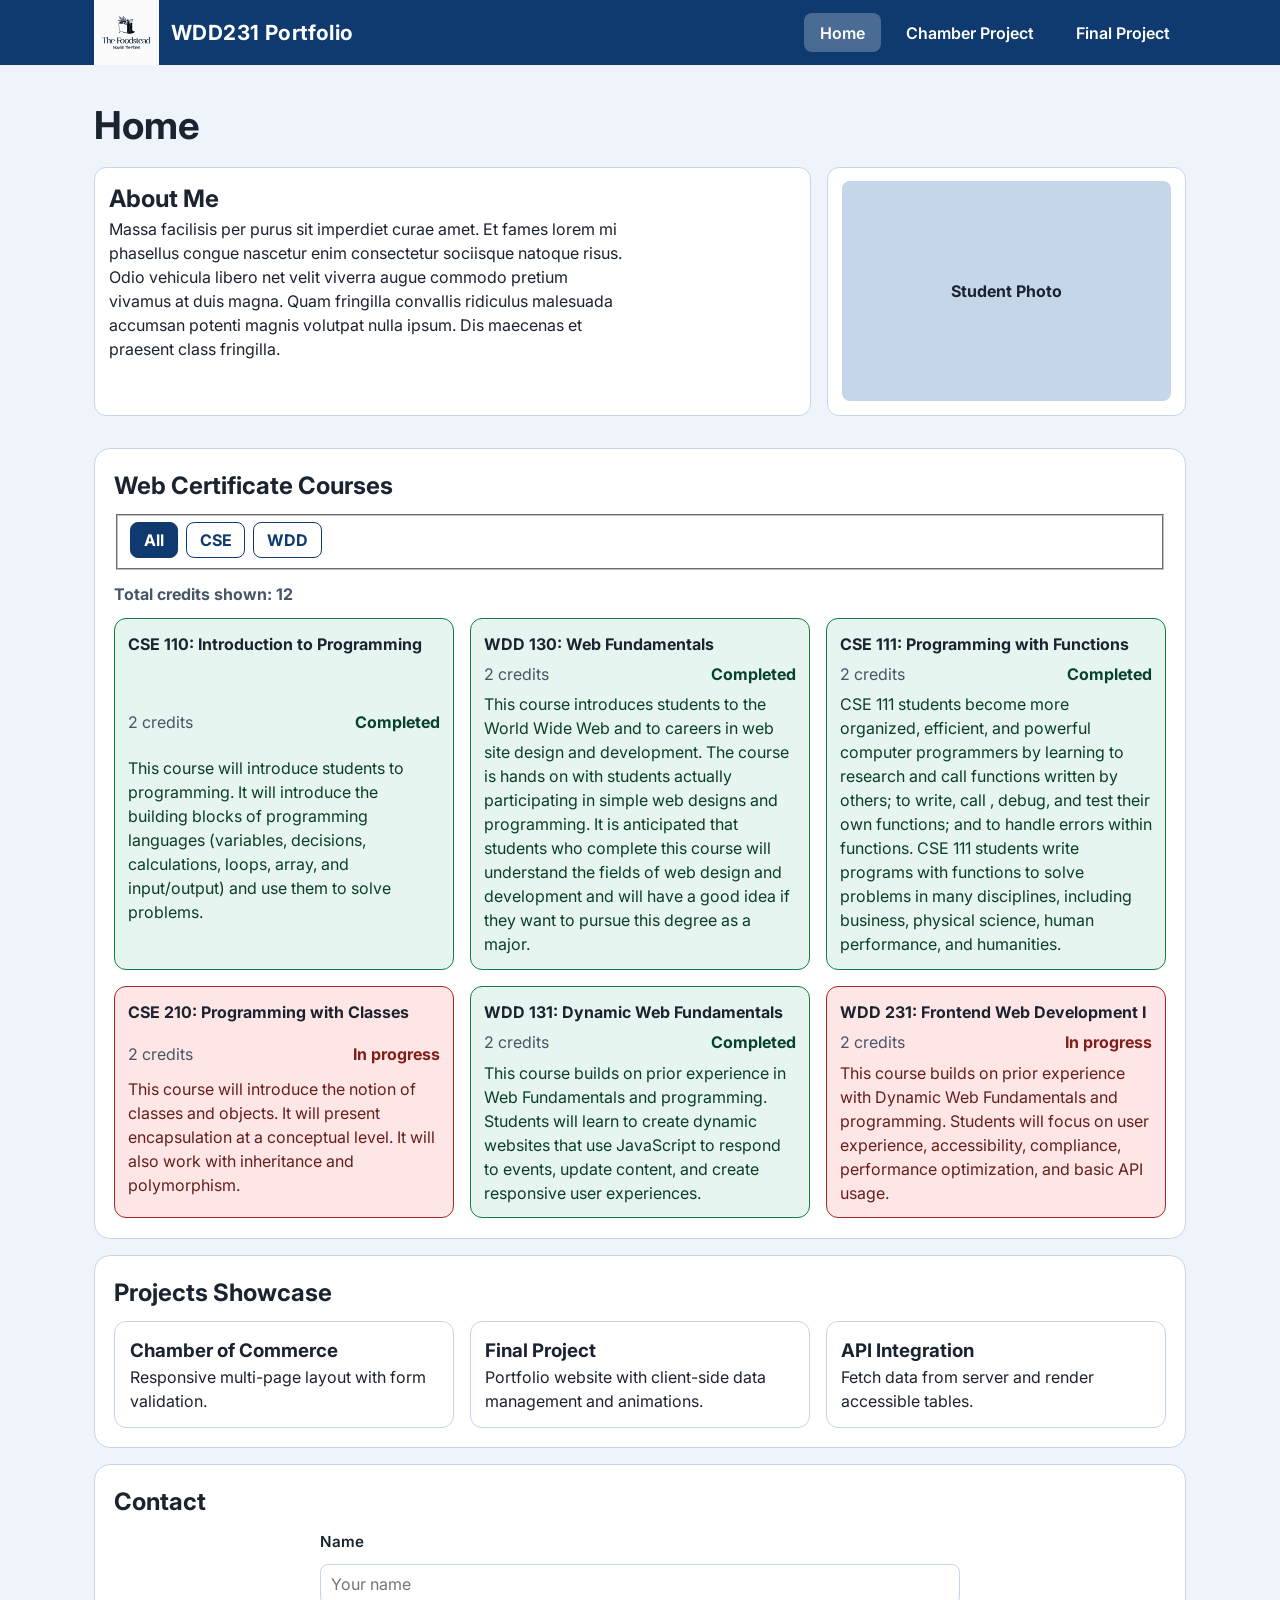
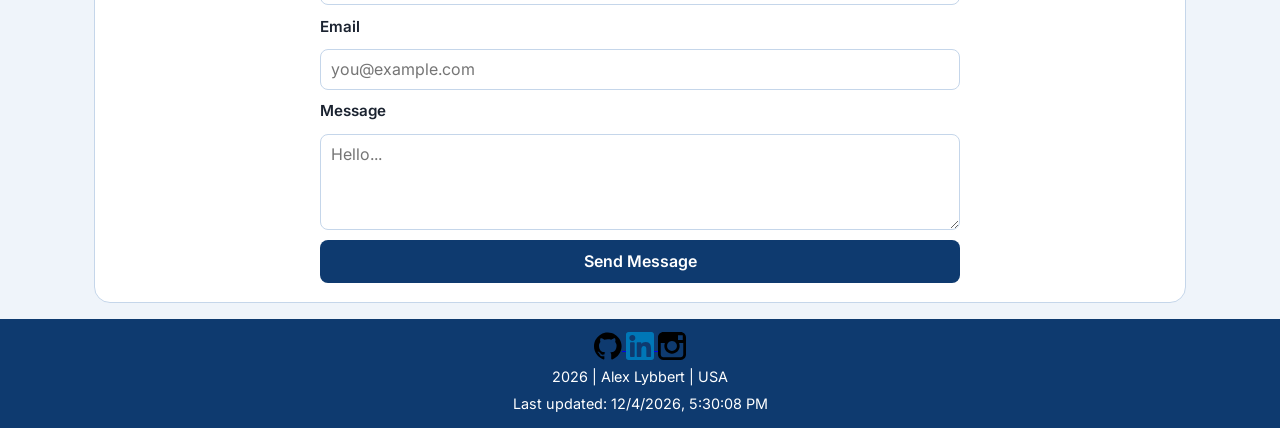
<file: index.html>
<!DOCTYPE html>
<html lang="en">
<head>
  <meta charset="UTF-8">
  <meta name="viewport" content="width=device-width, initial-scale=1.0">
  <title>WDD231 Responsive Portfolio</title>
  <meta name="description" content="Responsive web design portfolio for WDD231 course assignment">
  <meta name="author" content="Alex Lybbert">
  <link rel="preconnect" href="https://fonts.googleapis.com">
  <link rel="preconnect" href="https://fonts.gstatic.com" crossorigin>
  <link href="https://fonts.googleapis.com/css2?family=Inter:wght@400;500;700&display=swap" rel="stylesheet">
  <link rel="stylesheet" href="styles/normalize.css">
  <link rel="stylesheet" href="styles/small.css">
  <link rel="stylesheet" href="styles/larger.css">
  <script src="scripts/main.js" defer></script>
</head>
<body>
  <header class="site-header">
    <div class="container header-inner">
      <div class="brand">
        <img src="images/site_logo.svg" alt="WDD231 Portfolio logo" class="logo">
        <span class="site-name">WDD231 Portfolio</span>
      </div>
      <button id="navToggle" class="nav-toggle" aria-label="Toggle navigation" aria-expanded="false">
        <span></span><span></span><span></span>
      </button>
      <nav id="mainNav" class="main-nav" aria-label="Primary">
        <ul>
          <li><a href="#home" class="active">Home</a></li>
          <li><a href="#projects">Chamber Project</a></li>
          <li><a href="finalproject/index.html">Final Project</a></li>
        </ul>
      </nav>
    </div>
  </header>

  <main class="container">
    <section id="home" class="hero" aria-label="Homepage">
      <h1>Home</h1>
      <div class="home-layout">
        <article class="about">
          <h2>About Me</h2>
          <p>Massa facilisis per purus sit imperdiet curae amet. Et fames lorem mi phasellus congue nascetur enim consectetur sociisque natoque risus. Odio vehicula libero net velit viverra augue commodo pretium vivamus at duis magna. Quam fringilla convallis ridiculus malesuada accumsan potenti magnis volutpat nulla ipsum. Dis maecenas et praesent class fringilla.</p>
        </article>
        <aside class="student-photo" aria-label="Student photo">
          <div class="photo-placeholder">Student Photo</div>
        </aside>
      </div>
    </section>

    <section id="courses" class="courses" aria-label="Web Certificate Courses">
      <h2>Web Certificate Courses</h2>
      <fieldset class="filter-row">
        <legend class="sr-only">Filter courses</legend>
        <button class="filter-btn active" data-filter="all">All</button>
        <button class="filter-btn" data-filter="CSE">CSE</button>
        <button class="filter-btn" data-filter="WDD">WDD</button>
      </fieldset>
      <div class="stats" id="creditTotal" aria-live="polite"></div>
      <div id="courseGrid" class="course-grid"></div>
    </section>

    <section id="projects" class="projects" aria-label="Projects">
      <h2>Projects Showcase</h2>
      <div class="project-grid">
        <article class="project-card"><h3>Chamber of Commerce</h3><p>Responsive multi-page layout with form validation.</p></article>
        <article class="project-card"><h3>Final Project</h3><p>Portfolio website with client-side data management and animations.</p></article>
        <article class="project-card"><h3>API Integration</h3><p>Fetch data from server and render accessible tables.</p></article>
      </div>
    </section>

    <section id="contact" class="contact" aria-label="Contact">
      <h2>Contact</h2>
      <form>
        <label for="name">Name</label>
        <input type="text" id="name" name="name" placeholder="Your name" required>
        <label for="email">Email</label>
        <input type="email" id="email" name="email" placeholder="you@example.com" required>
        <label for="message">Message</label>
        <textarea id="message" name="message" rows="4" placeholder="Hello..." required></textarea>
        <button type="submit">Send Message</button>
      </form>
    </section>
  </main>

  <footer class="site-footer">
    <div class="container footer-inner">
      <div class="social-links">
      <a href="https://github.com/AlexLybbert" aria-label="GitHub">
        <img src="images/github-icon.svg" alt="GitHub">
      </a>
      <a href="https://linkedin.com/in/alex-lybbert" aria-label="LinkedIn">
        <img src="images/linkedin-icon.svg" alt="LinkedIn">
      </a>
      <a href="https://instagram.com/alybbert50" aria-label="Instagram">
        <img src="images/instagram-icon.svg" alt="Instagram">
      </a>
      </div>
      <div class="footer-info">
      <p><span id="copyrightYear"></span> | Alex Lybbert | USA</p>
      </div>
      <p id="lastModified"></p>
    </div>
  </footer>
</body>
</html>
</file>
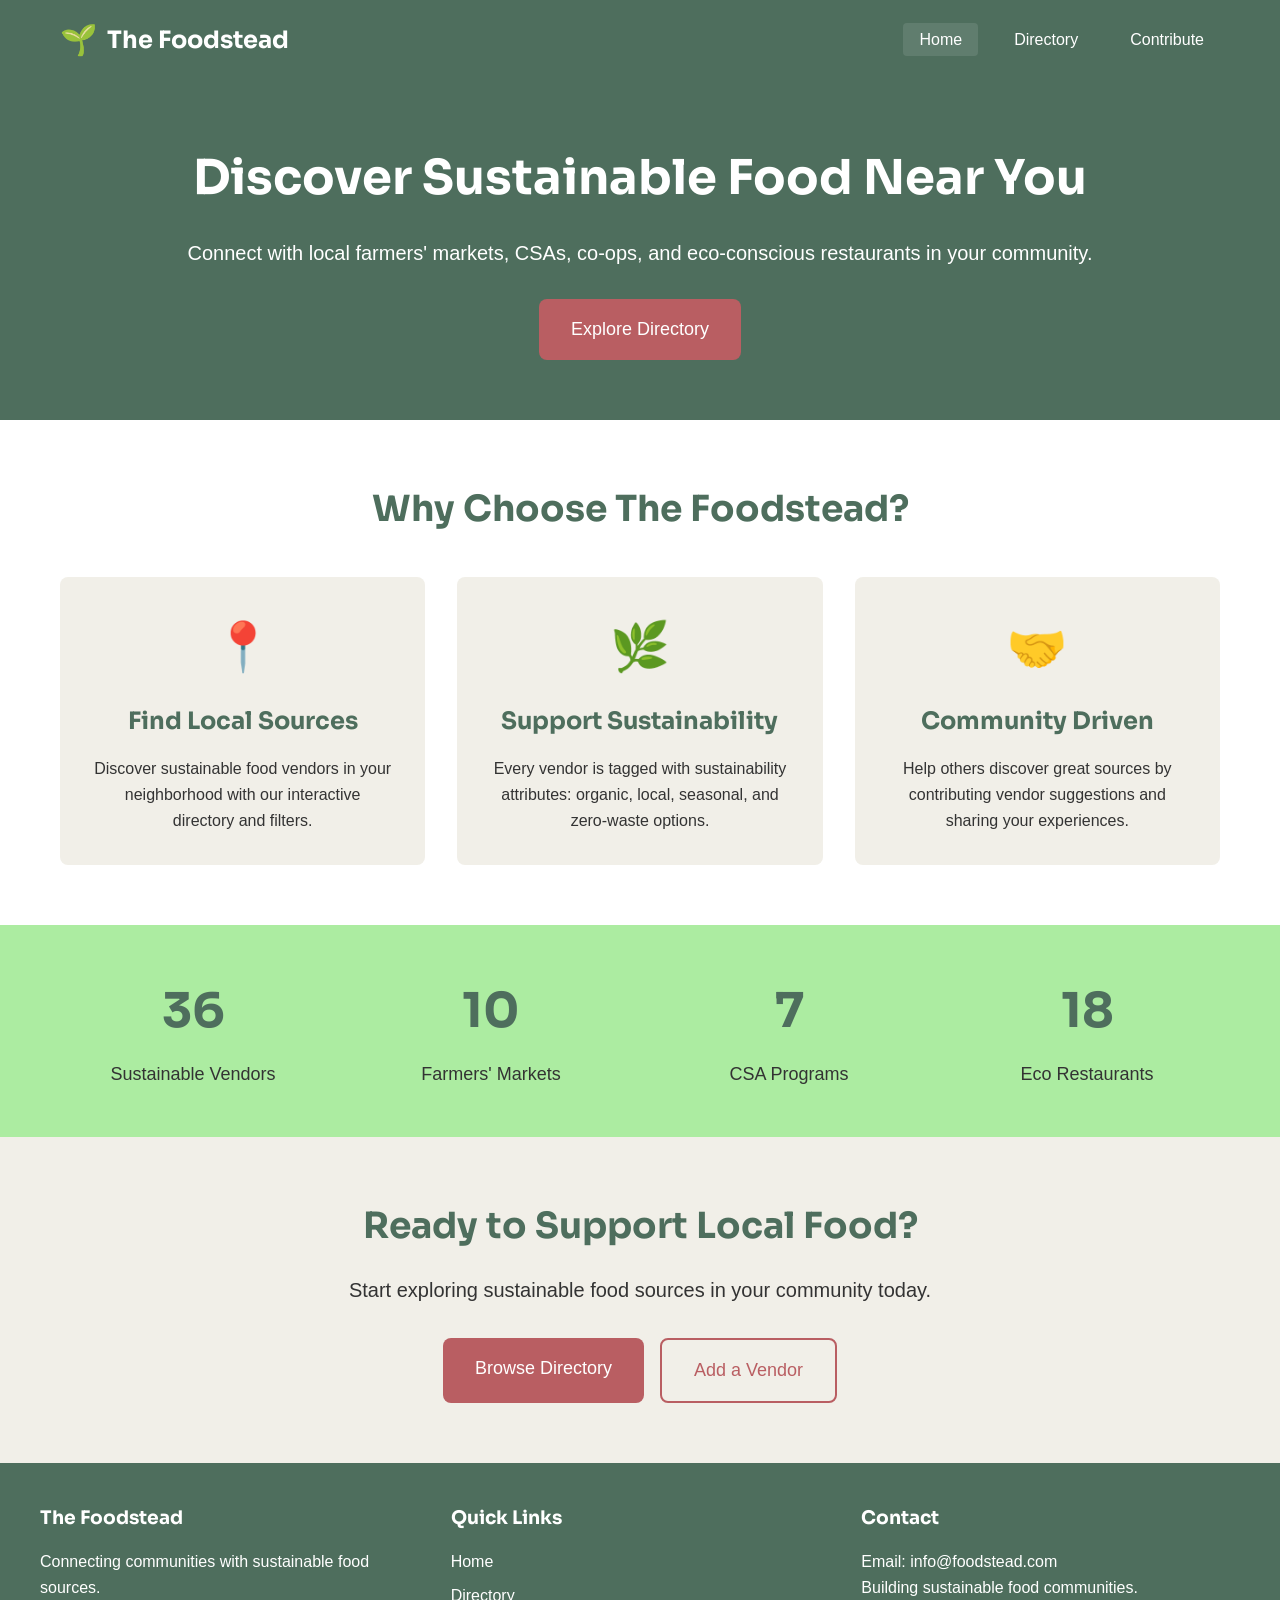
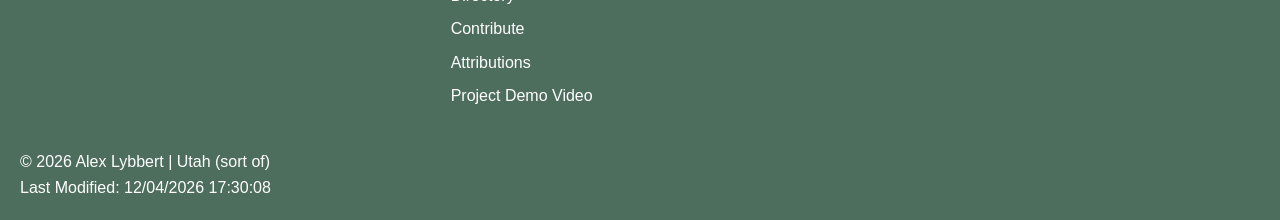
<file: finalproject/index.html>
<!DOCTYPE html>
<html lang="en">
<head>
    <meta charset="UTF-8">
    <meta name="viewport" content="width=device-width, initial-scale=1.0">
    <meta name="description" content="Discover sustainable food sources near you - farmers' markets, CSAs, co-ops, and eco-conscious restaurants.">
    <meta name="author" content="Alex Lybbert">
    <meta property="og:title" content="The Foodstead | Sustainable Food Directory">
    <meta property="og:description" content="Connect with local farmers markets, CSAs, co-ops, and eco-conscious restaurants.">
    <meta property="og:type" content="website">
    <meta property="og:url" content="https://alexlybbert.github.io/wdd231/finalproject/index.html">

    <title>The Foodstead - Sustainable Food Directory</title>
    <link rel="icon" type="image/svg+xml" href="images/favicon.svg">

    <link rel="preconnect" href="https://fonts.googleapis.com">
    <link rel="preconnect" href="https://fonts.gstatic.com" crossorigin>
    <link href="https://fonts.googleapis.com/css2?family=Sora:wght@400;600;700&display=swap" rel="stylesheet">
    <link rel="stylesheet" href="styles/main.css">
    <script type="module" src="scripts/getdates.js"></script>
    <script type="module" src="scripts/main.js"></script>
</head>
<body>
    <header>
        <nav class="navbar">
            <div class="nav-container">
                <a href="index.html" class="logo">
                    <span class="logo-icon">🌱</span>
                    <span class="logo-text">The Foodstead</span>
                </a>
                <button class="menu-toggle" aria-label="Toggle navigation" aria-expanded="false" aria-controls="siteNav">
                    <span></span>
                    <span></span>
                    <span></span>
                </button>
                <ul class="nav-links" id="siteNav">
                    <li><a href="index.html" class="active">Home</a></li>
                    <li><a href="directory.html">Directory</a></li>
                    <li><a href="contribute.html">Contribute</a></li>
                </ul>
            </div>
        </nav>
    </header>

    <main>
        <section class="hero">
            <div class="hero-content">
                <h1 class="hero-title">Discover Sustainable Food Near You</h1>
                <p class="hero-subtitle">Connect with local farmers' markets, CSAs, co-ops, and eco-conscious restaurants in your community.</p>
                <a href="directory.html" class="cta-button">Explore Directory</a>
            </div>
            <div class="hero-image">
                <div class="floating-card card-1">
                    <span class="card-icon">🥬</span>
                    <span class="card-text">Fresh & Local</span>
                </div>
                <div class="floating-card card-2">
                    <span class="card-icon">♻️</span>
                    <span class="card-text">Zero Waste</span>
                </div>
                <div class="floating-card card-3">
                    <span class="card-icon">🌾</span>
                    <span class="card-text">Organic</span>
                </div>
            </div>
        </section>

        <section class="features">
            <div class="container">
                <h2 class="section-title">Why Choose The Foodstead?</h2>
                <div class="feature-grid">
                    <article class="feature-card">
                        <div class="feature-icon">📍</div>
                        <h3>Find Local Sources</h3>
                        <p>Discover sustainable food vendors in your neighborhood with our interactive directory and filters.</p>
                    </article>
                    <article class="feature-card">
                        <div class="feature-icon">🌿</div>
                        <h3>Support Sustainability</h3>
                        <p>Every vendor is tagged with sustainability attributes: organic, local, seasonal, and zero-waste options.</p>
                    </article>
                    <article class="feature-card">
                        <div class="feature-icon">🤝</div>
                        <h3>Community Driven</h3>
                        <p>Help others discover great sources by contributing vendor suggestions and sharing your experiences.</p>
                    </article>
                </div>
            </div>
        </section>

        <section class="stats-section">
            <div class="container">
                <div class="stats-grid">
                    <div class="stat-item">
                        <div class="stat-number" data-count="150">0</div>
                        <div class="stat-label">Sustainable Vendors</div>
                    </div>
                    <div class="stat-item">
                        <div class="stat-number" data-count="45">0</div>
                        <div class="stat-label">Farmers' Markets</div>
                    </div>
                    <div class="stat-item">
                        <div class="stat-number" data-count="30">0</div>
                        <div class="stat-label">CSA Programs</div>
                    </div>
                    <div class="stat-item">
                        <div class="stat-number" data-count="75">0</div>
                        <div class="stat-label">Eco Restaurants</div>
                    </div>
                </div>
            </div>
        </section>

        <section class="cta-section">
            <div class="container">
                <h2>Ready to Support Local Food?</h2>
                <p>Start exploring sustainable food sources in your community today.</p>
                <div class="cta-buttons">
                    <a href="directory.html" class="cta-button">Browse Directory</a>
                    <a href="contribute.html" class="cta-button secondary">Add a Vendor</a>
                </div>
            </div>
        </section>
    </main>

    <footer>
        <div class="footer-content">
            <div class="footer-section">
                <h3>The Foodstead</h3>
                <p>Connecting communities with sustainable food sources.</p>
            </div>
            <div class="footer-section">
                <h3>Quick Links</h3>
                <ul>
                    <li><a href="index.html">Home</a></li>
                    <li><a href="directory.html">Directory</a></li>
                    <li><a href="contribute.html">Contribute</a></li>
                    <li><a href="attributions.html">Attributions</a></li>
                    <li><a href="https://www.youtube.com/" target="_blank" rel="noopener">Project Demo Video</a></li>
                </ul>
            </div>
            <div class="footer-section">
                <h3>Contact</h3>
                <p>Email: info@foodstead.com</p>
                <p>Building sustainable food communities.</p>
            </div>
        </div>
        <div>
            © <span id="year"></span> Alex Lybbert | Utah (sort of)<br>
            Last Modified: <span id="modified"></span>
        </div>
    </footer>
</body>
</html>
</file>
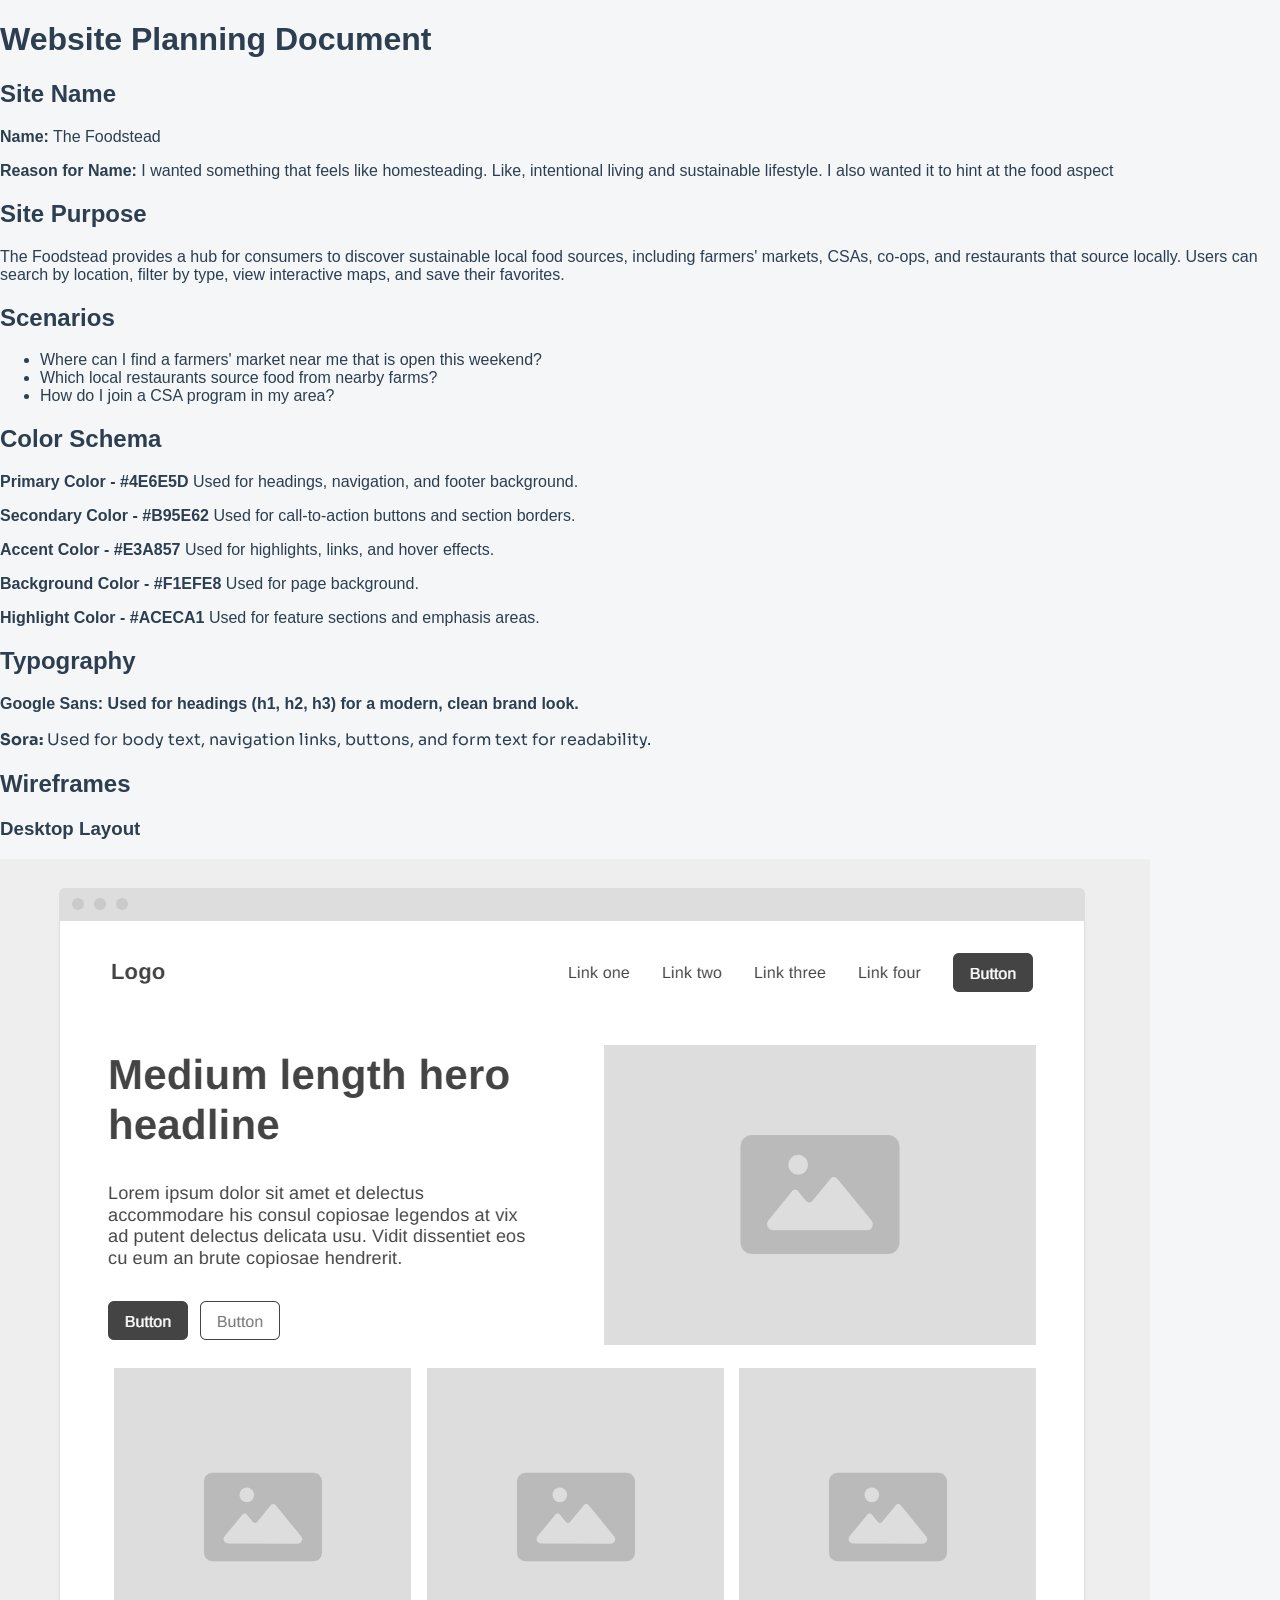
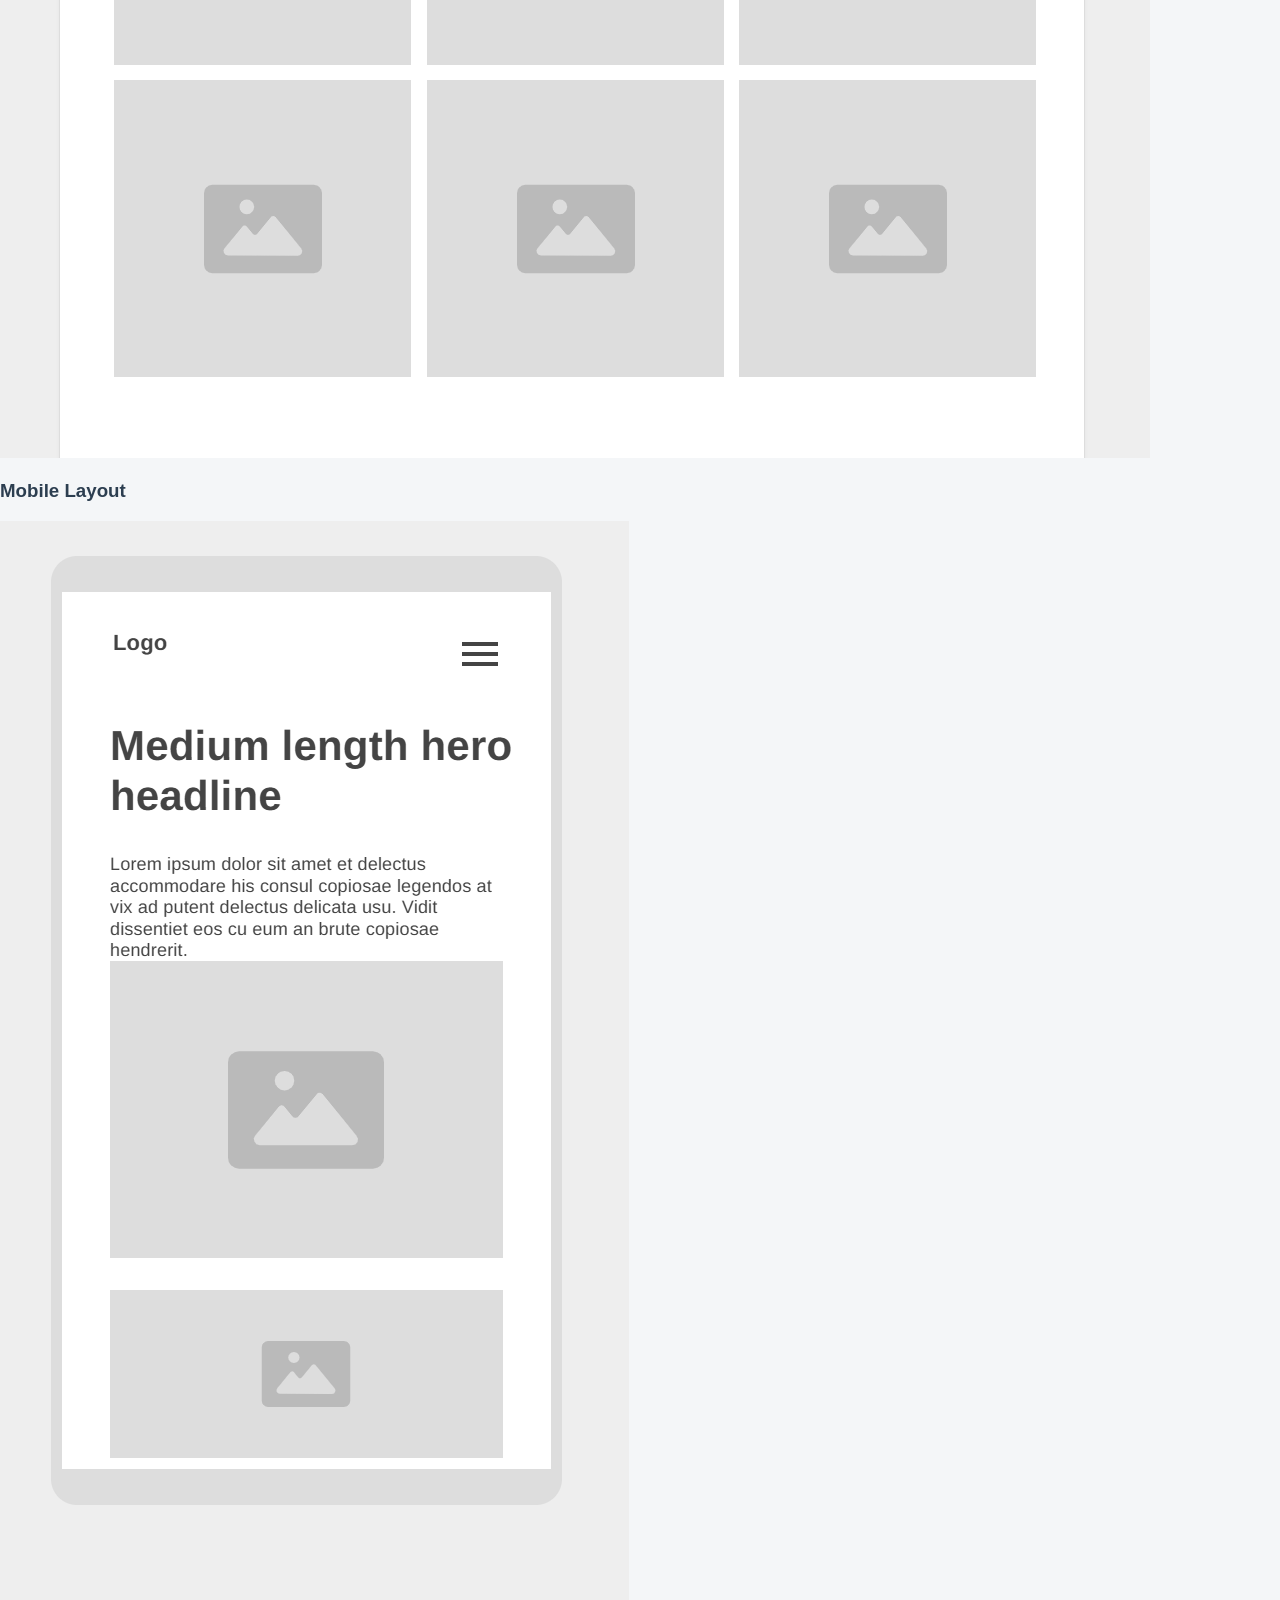
<file: siteplan.html>
<!DOCTYPE html>
<html lang="en">
<head>
    <meta charset="UTF-8">
    <meta name="viewport" content="width=device-width, initial-scale=1.0">
    <title>Site Plan - The Foodstead</title>

    <!-- Google Fonts -->
    <link href="https://fonts.googleapis.com/css2?family=Google+Sans:wght@400;500;600;700&family=Sora:wght@300;400;500;600&display=swap" rel="stylesheet">

    <link href="styles/styles.css" rel="stylesheet">
</head>

<body>

    <h1>Website Planning Document</h1>

    <!-- SITE NAME -->
    <section>
        <h2>Site Name</h2>
        <p><strong>Name:</strong> The Foodstead</p>
        <p><strong>Reason for Name:</strong> I wanted something that feels like homesteading. Like, intentional living and sustainable lifestyle. I also wanted it to hint at the food aspect</p>
    </section>

    <!-- SITE PURPOSE -->
    <section>
        <h2>Site Purpose</h2>
        <p>
            The Foodstead provides a hub for consumers to discover sustainable local food sources, 
            including farmers' markets, CSAs, co-ops, and restaurants that source locally. 
            Users can search by location, filter by type, view interactive maps, and save their favorites.
        </p>
    </section>

    <!-- SCENARIOS -->
    <section>
        <h2>Scenarios</h2>
        <ul>
            <li>Where can I find a farmers' market near me that is open this weekend?</li>
            <li>Which local restaurants source food from nearby farms?</li>
            <li>How do I join a CSA program in my area?</li>
        </ul>
    </section>

    <!-- COLOR SCHEMA -->
    <section>
        <h2>Color Schema</h2>
        <p>
            <strong>Primary Color - #4E6E5D</strong>
            <span class="color-box" style="background:#4E6E5D;"></span>
            Used for headings, navigation, and footer background.
        </p>
        <p>
            <strong>Secondary Color - #B95E62</strong>
            <span class="color-box" style="background:#B95E62;"></span>
            Used for call-to-action buttons and section borders.
        </p>
        <p>
            <strong>Accent Color - #E3A857</strong>
            <span class="color-box" style="background:#E3A857;"></span>
            Used for highlights, links, and hover effects.
        </p>
        <p>
            <strong>Background Color - #F1EFE8</strong>
            <span class="color-box" style="background:#F1EFE8;"></span>
            Used for page background.
        </p>
        <p>
            <strong>Highlight Color - #ACECA1</strong>
            <span class="color-box" style="background:#ACECA1;"></span>
            Used for feature sections and emphasis areas.
        </p>
    </section>

    <!-- TYPOGRAPHY -->
    <section>
        <h2>Typography</h2>
        <p style="font-family: 'Google Sans', sans-serif; font-weight: 800; font-style: normal;"><strong>Google Sans:</strong> Used for headings (h1, h2, h3) for a modern, clean brand look.</p>
        <p style="font-family: 'Sora', sans-serif;"><strong>Sora:</strong> Used for body text, navigation links, buttons, and form text for readability.</p>
    </section>

    <!-- WIREFRAMES -->
    <section>
        <h2>Wireframes</h2>

        <h3>Desktop Layout</h3>
        <div class="wireframe">
            <img src="images/desktop-wireframe.png" alt="desktop wireframe">
        </div>

        <h3>Mobile Layout</h3>
        <div class="wireframe">
            <img src="images/mobile-wireframe.png" alt="mobile wireframe">
        </div>

    </section>
</body>
</html>
</file>
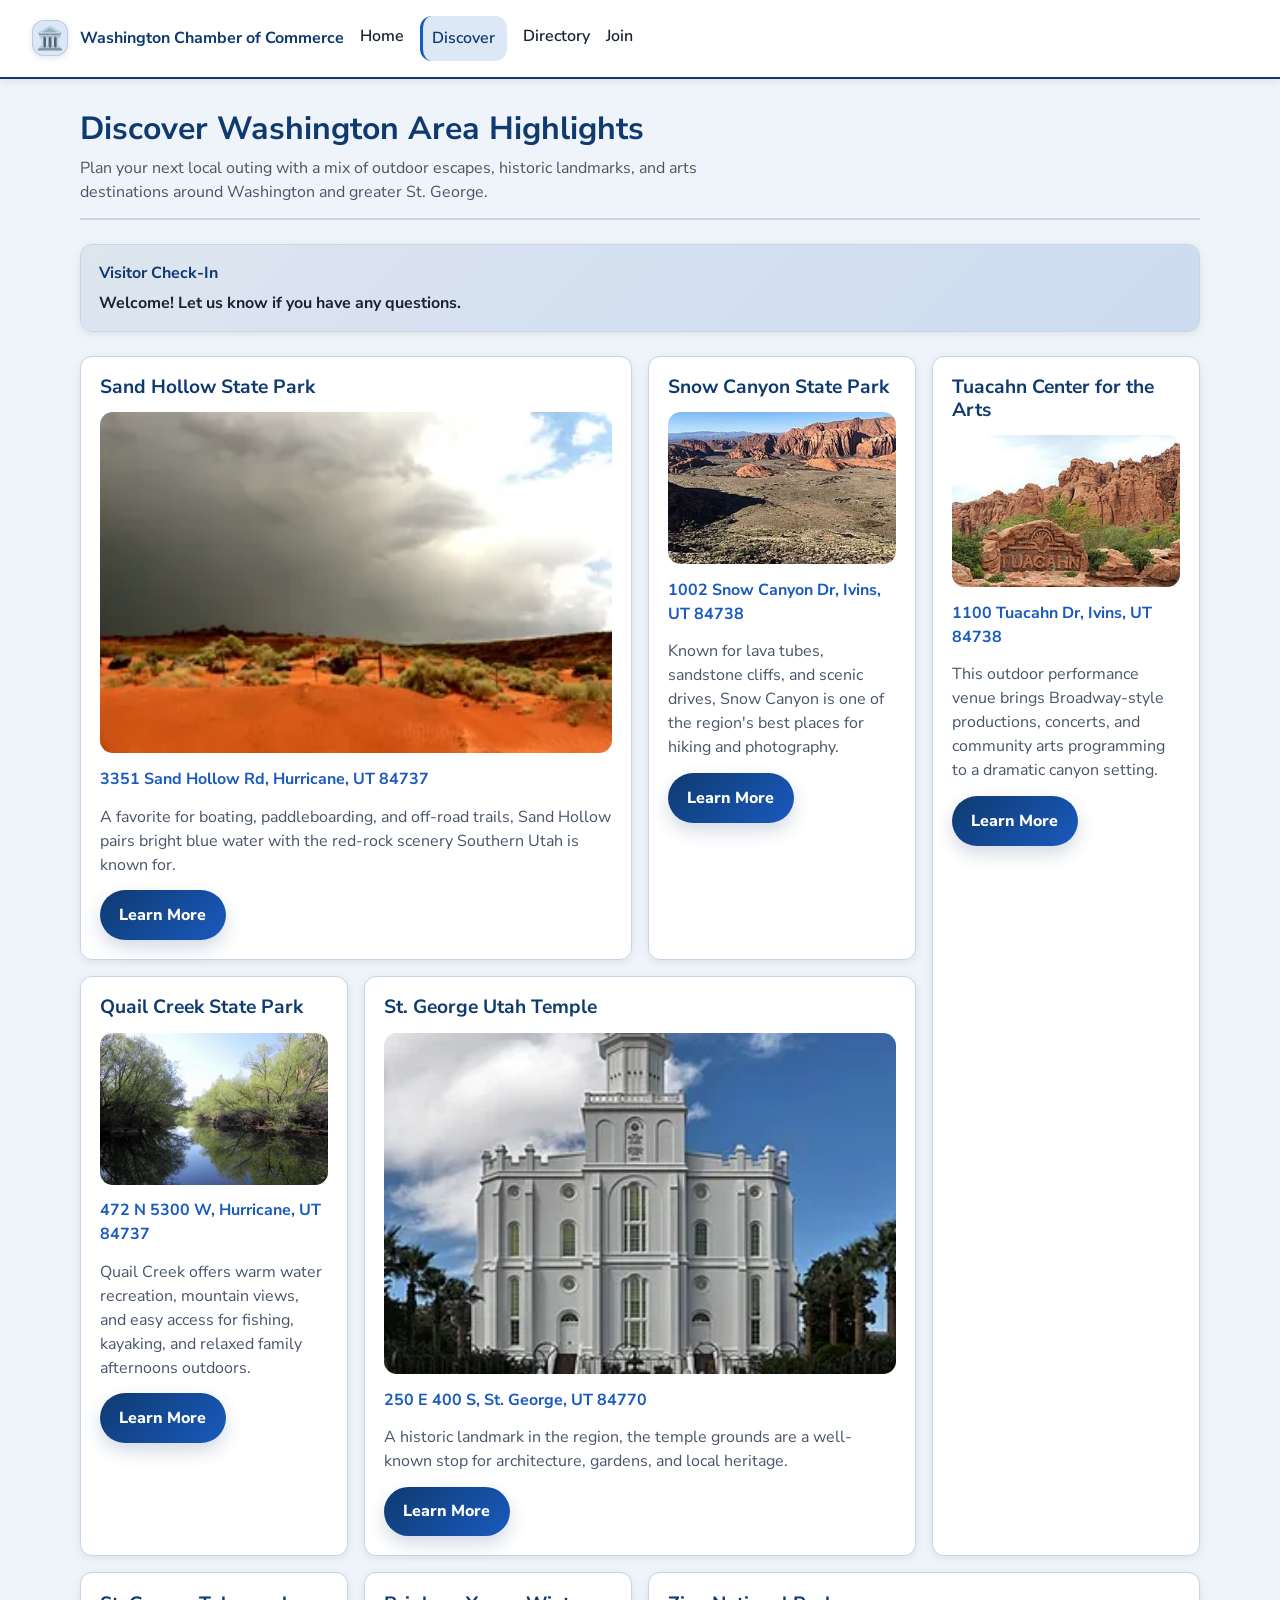
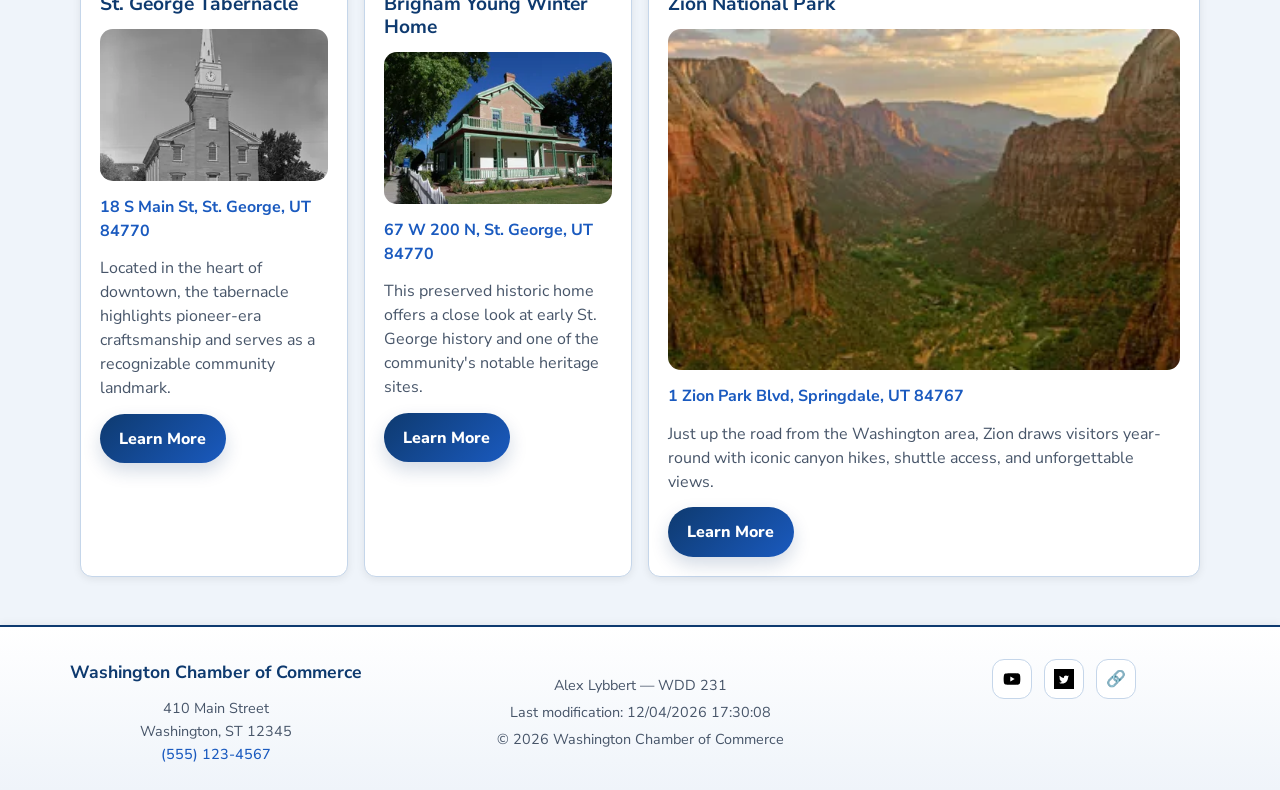
<file: chamber/discover.html>
<!DOCTYPE html>
<html lang="en">
<head>
  <meta charset="UTF-8">
  <meta name="viewport" content="width=device-width, initial-scale=1.0">
  <title>Washington Chamber of Commerce | Discover</title>
  <meta name="description" content="Discover community information and local highlights in Washington.">
  <meta name="author" content="Alex Lybbert">
  <link rel="icon" href="images/favicon.svg" type="image/svg+xml">
  <link rel="preconnect" href="https://fonts.googleapis.com">
  <link rel="preconnect" href="https://fonts.gstatic.com" crossorigin>
  <link href="https://fonts.googleapis.com/css2?family=Nunito+Sans:wght@400;600;700;800&display=swap" rel="stylesheet">
  <link rel="stylesheet" href="styles/normalize.css">
  <link rel="stylesheet" href="styles/small.css">
  <link rel="stylesheet" href="styles/larger.css">
  <meta property="og:title" content="Washington Chamber of Commerce - Discover">
  <meta property="og:description" content="Explore the Washington community and local highlights.">
  <meta property="og:image" content="https://alexlybbert.github.io/wdd231/chamber/images/og-image.svg">
  <meta property="og:url" content="https://alexlybbert.github.io/wdd231/chamber/discover.html">
  <meta property="og:type" content="website">
  <script src="scripts/site.js" defer></script>
  <script type="module" src="scripts/discover.js"></script>
</head>
<body>
  <header class="site-header">
    <div class="branding">
      <a class="brand" href="index.html" aria-label="Washington Chamber of Commerce home">
        <span class="brand-logo" aria-hidden="true">🏛️</span>
        <span class="brand-name">Washington Chamber of Commerce</span>
      </a>
    </div>

    <input type="checkbox" id="nav-toggle" class="nav-toggle" aria-label="Toggle navigation">
    <label for="nav-toggle" class="nav-toggle-label">
      <span></span>
      <span></span>
      <span></span>
    </label>

    <nav class="main-nav" aria-label="Primary">
      <ul class="nav-list">
        <li><a href="index.html">Home</a></li>
        <li><a href="discover.html" class="active" aria-current="page">Discover</a></li>
        <li><a href="directory.html">Directory</a></li>
        <li><a href="join.html">Join</a></li>
      </ul>
    </nav>
  </header>

  <main class="page-content discover-page">
    <section class="discover-shell" aria-labelledby="discover-heading">
      <header class="directory-header discover-header">
        <div>
          <h1 id="discover-heading" class="directory-title">Discover Washington Area Highlights</h1>
          <p class="discover-intro">Plan your next local outing with a mix of outdoor escapes, historic landmarks, and arts destinations around Washington and greater St. George.</p>
        </div>
      </header>

      <section class="visit-banner" aria-labelledby="visit-message-heading">
        <h2 id="visit-message-heading" class="visit-banner-title">Visitor Check-In</h2>
        <output id="visit-message" class="visit-message" aria-live="polite">Loading your visit summary...</output>
      </section>

      <section>
        <div id="discover-grid" class="discover-grid" aria-live="polite"></div>
        <noscript>
          <p class="notice">JavaScript is required to load the discover gallery and visit message.</p>
        </noscript>
      </section>
    </section>
  </main>

  <footer class="site-footer">
    <div class="footer-contact">
      <h2>Washington Chamber of Commerce</h2>
      <address>
        410 Main Street<br>
        Washington, ST 12345<br>
        <a href="tel:+15551234567">(555) 123-4567</a>
      </address>
    </div>

    <div class="footer-meta">
      <p>Alex Lybbert — WDD 231</p>
      <p>Last modification: <span id="lastModified">--</span></p>
      <p>&copy; <span id="currentYear"></span> Washington Chamber of Commerce</p>
    </div>

    <nav class="footer-social" aria-label="Social links">
      <a href="https://www.youtube.com/" aria-label="YouTube"><img src="images/youtube.svg" alt="YouTube" width="24" height="24"></a>
      <a href="https://x.com/" aria-label="Twitter"><img src="images/twitter.svg" alt="Twitter" width="24" height="24"></a>
      <a href="https://www.linkedin.com/" aria-label="LinkedIn"><span aria-hidden="true">🔗</span></a>
    </nav>
  </footer>
</body>
</html>
</file>
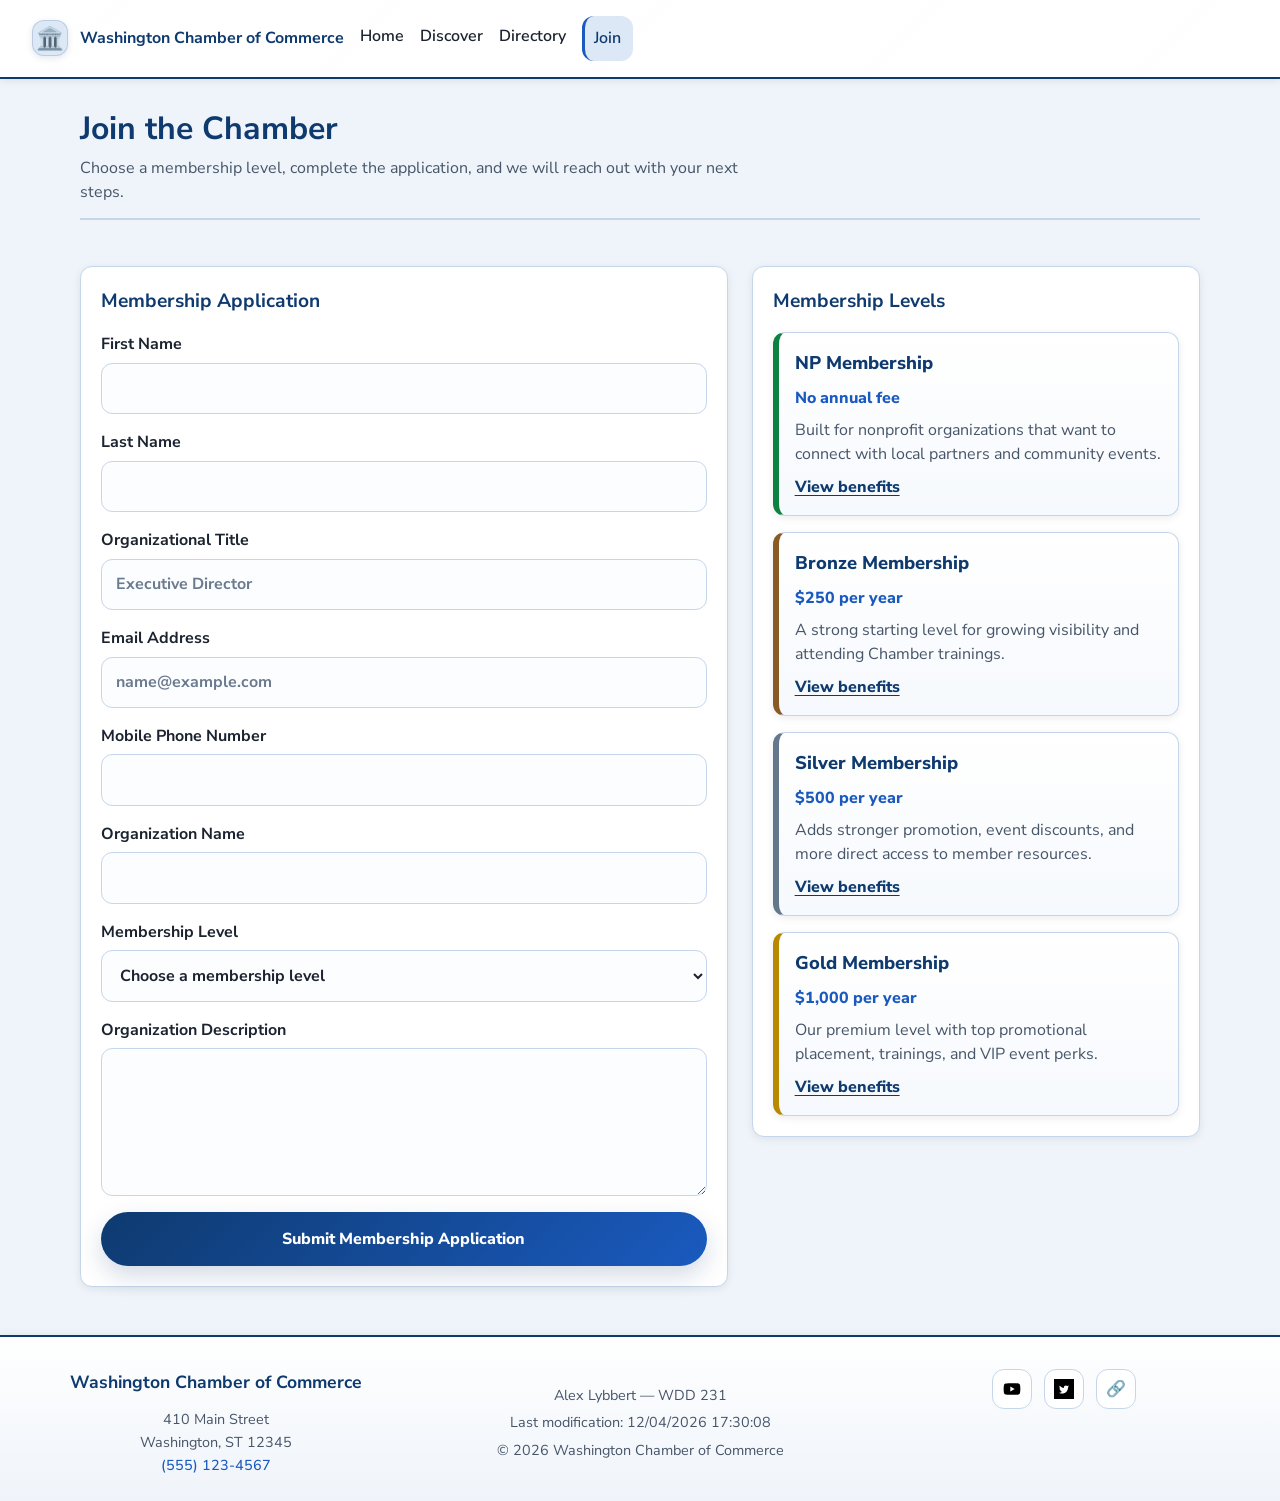
<file: chamber/join.html>
<!DOCTYPE html>
<html lang="en">
<head>
  <meta charset="UTF-8">
  <meta name="viewport" content="width=device-width, initial-scale=1.0">
  <title>Washington Chamber of Commerce | Join</title>
  <meta name="description" content="Apply for membership with the Washington Chamber of Commerce.">
  <meta name="author" content="Alex Lybbert">
  <link rel="icon" href="images/favicon.svg" type="image/svg+xml">
  <link rel="preconnect" href="https://fonts.googleapis.com">
  <link rel="preconnect" href="https://fonts.gstatic.com" crossorigin>
  <link href="https://fonts.googleapis.com/css2?family=Nunito+Sans:wght@400;600;700;800&display=swap" rel="stylesheet">
  <link rel="stylesheet" href="styles/normalize.css">
  <link rel="stylesheet" href="styles/small.css">
  <link rel="stylesheet" href="styles/larger.css">
  <meta property="og:title" content="Washington Chamber of Commerce - Join">
  <meta property="og:description" content="Explore membership options and apply to join the Washington Chamber of Commerce.">
  <meta property="og:image" content="https://alexlybbert.github.io/wdd231/chamber/images/og-image.svg">
  <meta property="og:url" content="https://alexlybbert.github.io/wdd231/chamber/join.html">
  <meta property="og:type" content="website">
  <script src="scripts/site.js" defer></script>
  <script src="scripts/join.js" defer></script>
</head>
<body>
  <header class="site-header">
    <div class="branding">
      <a class="brand" href="index.html" aria-label="Washington Chamber of Commerce home">
        <span class="brand-logo" aria-hidden="true">🏛️</span>
        <span class="brand-name">Washington Chamber of Commerce</span>
      </a>
    </div>

    <input type="checkbox" id="nav-toggle" class="nav-toggle" aria-label="Toggle navigation">
    <label for="nav-toggle" class="nav-toggle-label">
      <span></span>
      <span></span>
      <span></span>
    </label>

    <nav class="main-nav" aria-label="Primary">
      <ul class="nav-list">
        <li><a href="index.html">Home</a></li>
        <li><a href="discover.html">Discover</a></li>
        <li><a href="directory.html">Directory</a></li>
        <li><a href="join.html" class="active" aria-current="page">Join</a></li>
      </ul>
    </nav>
  </header>

  <main class="page-content">
    <section class="join-page">
      <header class="directory-header">
        <div>
          <h1 class="directory-title">Join the Chamber</h1>
          <p class="join-intro">Choose a membership level, complete the application, and we will reach out with your next steps.</p>
        </div>
      </header>

      <div class="join-layout">
        <section class="join-form-panel" aria-labelledby="application-heading">
          <h2 id="application-heading" class="join-section-title">Membership Application</h2>
          <form class="join-form" method="get" action="thankyou.html">
            <label>
              First Name
              <input type="text" name="firstName" title="Enter your first name" autocomplete="given-name" required>
            </label>

            <label>
              Last Name
              <input type="text" name="lastName" title="Enter your last name" autocomplete="family-name" required>
            </label>

            <label>
              Organizational Title
              <input type="text" name="organizationTitle" title="Enter your title within the organization using letters, spaces, or hyphens only" autocomplete="organization-title" pattern="[A-Za-z\\- ]{7,}" placeholder="Executive Director">
            </label>

            <label>
              Email Address
              <input type="email" name="email" title="Enter your email address" autocomplete="email" placeholder="name@example.com" required>
            </label>

            <label>
              Mobile Phone Number
              <input type="tel" name="phone" title="Enter your mobile phone number" autocomplete="tel" required>
            </label>

            <label>
              Organization Name
              <input type="text" name="organization" title="Enter your business or organization name" autocomplete="organization" required>
            </label>

            <label>
              Membership Level
              <select name="membershipLevel" title="Select a membership level" required>
                <option value="">Choose a membership level</option>
                <option value="np">NP Membership</option>
                <option value="bronze">Bronze Membership</option>
                <option value="silver">Silver Membership</option>
                <option value="gold">Gold Membership</option>
              </select>
            </label>

            <label>
              Organization Description
              <textarea name="description" title="Describe your business or organization" rows="5"></textarea>
            </label>

            <input type="hidden" name="timestamp" id="timestamp">
            <input type="submit" value="Submit Membership Application">
          </form>
        </section>

        <aside class="membership-panel" aria-labelledby="membership-heading">
          <h2 id="membership-heading" class="join-section-title">Membership Levels</h2>
          <div class="membership-cards">
            <article class="membership-card membership-card--np">
              <p class="membership-tier">NP Membership</p>
              <p class="membership-price">No annual fee</p>
              <p class="membership-summary">Built for nonprofit organizations that want to connect with local partners and community events.</p>
              <a href="#np-modal" class="membership-link" data-modal-target="np-modal">View benefits</a>
            </article>

            <article class="membership-card membership-card--bronze">
              <p class="membership-tier">Bronze Membership</p>
              <p class="membership-price">$250 per year</p>
              <p class="membership-summary">A strong starting level for growing visibility and attending Chamber trainings.</p>
              <a href="#bronze-modal" class="membership-link" data-modal-target="bronze-modal">View benefits</a>
            </article>

            <article class="membership-card membership-card--silver">
              <p class="membership-tier">Silver Membership</p>
              <p class="membership-price">$500 per year</p>
              <p class="membership-summary">Adds stronger promotion, event discounts, and more direct access to member resources.</p>
              <a href="#silver-modal" class="membership-link" data-modal-target="silver-modal">View benefits</a>
            </article>

            <article class="membership-card membership-card--gold">
              <p class="membership-tier">Gold Membership</p>
              <p class="membership-price">$1,000 per year</p>
              <p class="membership-summary">Our premium level with top promotional placement, trainings, and VIP event perks.</p>
              <a href="#gold-modal" class="membership-link" data-modal-target="gold-modal">View benefits</a>
            </article>
          </div>
        </aside>
      </div>
    </section>

    <dialog id="np-modal" class="membership-modal" aria-labelledby="np-modal-title">
      <div class="membership-modal-content">
        <h2 id="np-modal-title">NP Membership Benefits</h2>
        <p>NP members receive community calendar listings, nonprofit networking invitations, and access to Chamber training sessions.</p>
        <ul class="membership-benefits">
          <li>Free membership for qualifying nonprofits</li>
          <li>Invitation to community partnership events</li>
          <li>Listing in the chamber directory</li>
        </ul>
        <button type="button" class="modal-close" data-close-modal="np-modal">Close</button>
      </div>
    </dialog>

    <dialog id="bronze-modal" class="membership-modal" aria-labelledby="bronze-modal-title">
      <div class="membership-modal-content">
        <h2 id="bronze-modal-title">Bronze Membership Benefits</h2>
        <p>Bronze membership helps small businesses build visibility and learn from local business leaders.</p>
        <ul class="membership-benefits">
          <li>Everything in NP membership</li>
          <li>Discounted admission to select Chamber events</li>
          <li>Access to business training workshops</li>
        </ul>
        <button type="button" class="modal-close" data-close-modal="bronze-modal">Close</button>
      </div>
    </dialog>

    <dialog id="silver-modal" class="membership-modal" aria-labelledby="silver-modal-title">
      <div class="membership-modal-content">
        <h2 id="silver-modal-title">Silver Membership Benefits</h2>
        <p>Silver membership expands marketing opportunities and gives members a stronger presence in chamber promotions.</p>
        <ul class="membership-benefits">
          <li>Everything in Bronze membership</li>
          <li>Featured placement in rotating chamber promotions</li>
          <li>Additional discounts on sponsorships and events</li>
        </ul>
        <button type="button" class="modal-close" data-close-modal="silver-modal">Close</button>
      </div>
    </dialog>

    <dialog id="gold-modal" class="membership-modal" aria-labelledby="gold-modal-title">
      <div class="membership-modal-content">
        <h2 id="gold-modal-title">Gold Membership Benefits</h2>
        <p>Gold membership delivers top-tier exposure and premium engagement opportunities throughout the year.</p>
        <ul class="membership-benefits">
          <li>Everything in Silver membership</li>
          <li>Spotlight placement on the home page</li>
          <li>VIP invitations and premier event discounts</li>
        </ul>
        <button type="button" class="modal-close" data-close-modal="gold-modal">Close</button>
      </div>
    </dialog>
  </main>

  <footer class="site-footer">
    <div class="footer-contact">
      <h2>Washington Chamber of Commerce</h2>
      <address>
        410 Main Street<br>
        Washington, ST 12345<br>
        <a href="tel:+15551234567">(555) 123-4567</a>
      </address>
    </div>

    <div class="footer-meta">
      <p>Alex Lybbert — WDD 231</p>
      <p>Last modification: <span id="lastModified">--</span></p>
      <p>&copy; <span id="currentYear"></span> Washington Chamber of Commerce</p>
    </div>

    <nav class="footer-social" aria-label="Social links">
      <a href="https://www.youtube.com/" aria-label="YouTube"><img src="images/youtube.svg" alt="YouTube" width="24" height="24"></a>
      <a href="https://x.com/" aria-label="Twitter"><img src="images/twitter.svg" alt="Twitter" width="24" height="24"></a>
      <a href="https://www.linkedin.com/" aria-label="LinkedIn"><span aria-hidden="true">🔗</span></a>
    </nav>
  </footer>
</body>
</html>
</file>
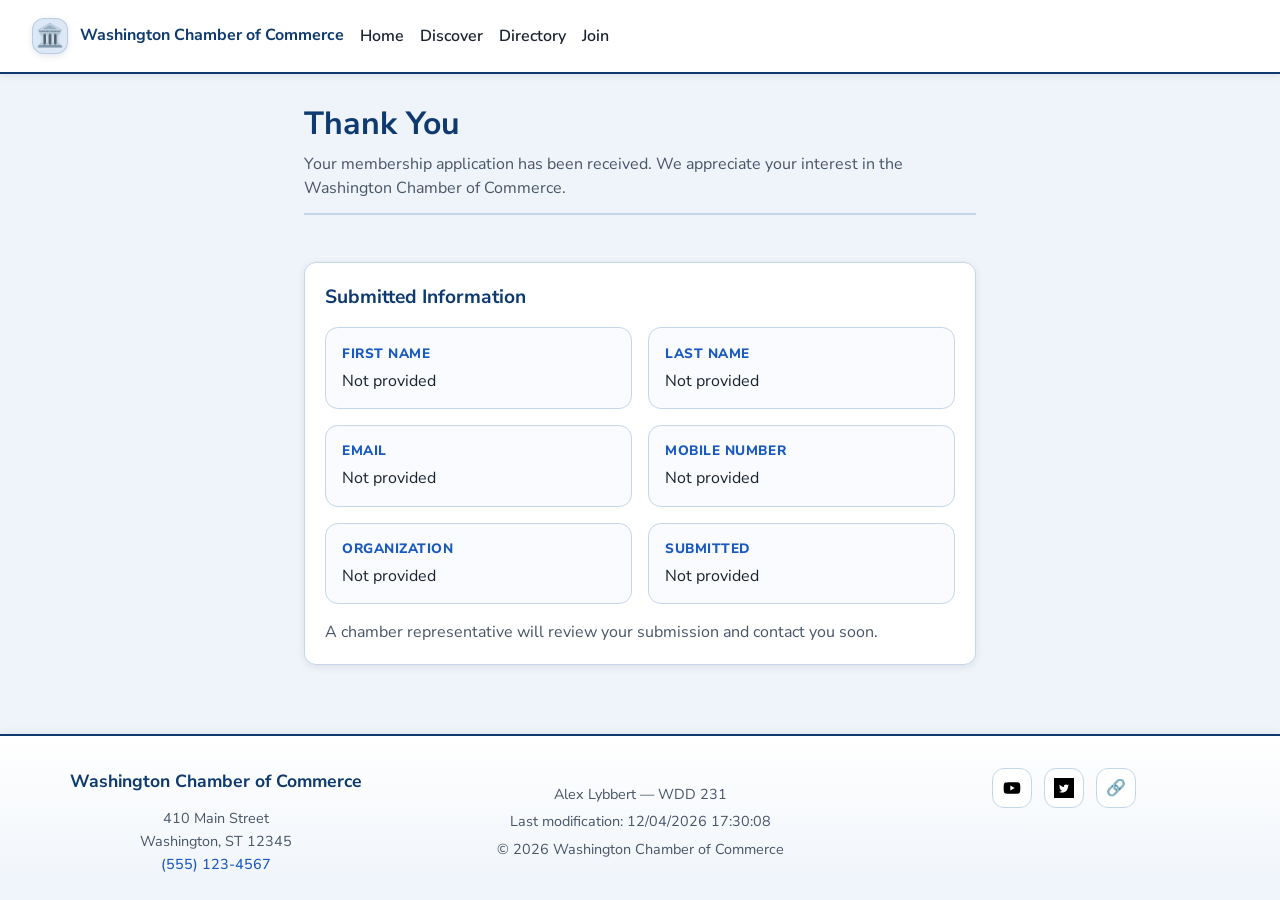
<file: chamber/thankyou.html>
<!DOCTYPE html>
<html lang="en">
<head>
  <meta charset="UTF-8">
  <meta name="viewport" content="width=device-width, initial-scale=1.0">
  <title>Washington Chamber of Commerce | Thank You</title>
  <meta name="description" content="Thank you for applying to join the Washington Chamber of Commerce.">
  <meta name="author" content="Alex Lybbert">
  <link rel="icon" href="images/favicon.svg" type="image/svg+xml">
  <link rel="preconnect" href="https://fonts.googleapis.com">
  <link rel="preconnect" href="https://fonts.gstatic.com" crossorigin>
  <link href="https://fonts.googleapis.com/css2?family=Nunito+Sans:wght@400;600;700;800&display=swap" rel="stylesheet">
  <link rel="stylesheet" href="styles/normalize.css">
  <link rel="stylesheet" href="styles/small.css">
  <link rel="stylesheet" href="styles/larger.css">
  <meta property="og:title" content="Washington Chamber of Commerce - Thank You">
  <meta property="og:description" content="Review the information submitted to the Washington Chamber of Commerce membership application.">
  <meta property="og:image" content="https://alexlybbert.github.io/wdd231/chamber/images/og-image.svg">
  <meta property="og:url" content="https://alexlybbert.github.io/wdd231/chamber/thankyou.html">
  <meta property="og:type" content="website">
  <script src="scripts/site.js" defer></script>
  <script src="scripts/thankyou.js" defer></script>
</head>
<body>
  <header class="site-header">
    <div class="branding">
      <a class="brand" href="index.html" aria-label="Washington Chamber of Commerce home">
        <span class="brand-logo" aria-hidden="true">🏛️</span>
        <span class="brand-name">Washington Chamber of Commerce</span>
      </a>
    </div>

    <input type="checkbox" id="nav-toggle" class="nav-toggle" aria-label="Toggle navigation">
    <label for="nav-toggle" class="nav-toggle-label">
      <span></span>
      <span></span>
      <span></span>
    </label>

    <nav class="main-nav" aria-label="Primary">
      <ul class="nav-list">
        <li><a href="index.html">Home</a></li>
        <li><a href="discover.html">Discover</a></li>
        <li><a href="directory.html">Directory</a></li>
        <li><a href="join.html">Join</a></li>
      </ul>
    </nav>
  </header>

  <main class="page-content">
    <section class="thankyou-page">
      <header class="directory-header">
        <div>
          <h1 class="directory-title">Thank You</h1>
          <p class="join-intro">Your membership application has been received. We appreciate your interest in the Washington Chamber of Commerce.</p>
        </div>
      </header>

      <section class="thankyou-card" aria-labelledby="submission-heading">
        <h2 id="submission-heading" class="join-section-title">Submitted Information</h2>
        <div class="thankyou-grid">
          <div class="thankyou-item">
            <span class="thankyou-label">First Name</span>
            <span id="summary-firstName" class="thankyou-value"></span>
          </div>
          <div class="thankyou-item">
            <span class="thankyou-label">Last Name</span>
            <span id="summary-lastName" class="thankyou-value"></span>
          </div>
          <div class="thankyou-item">
            <span class="thankyou-label">Email</span>
            <span id="summary-email" class="thankyou-value"></span>
          </div>
          <div class="thankyou-item">
            <span class="thankyou-label">Mobile Number</span>
            <span id="summary-phone" class="thankyou-value"></span>
          </div>
          <div class="thankyou-item">
            <span class="thankyou-label">Organization</span>
            <span id="summary-organization" class="thankyou-value"></span>
          </div>
          <div class="thankyou-item">
            <span class="thankyou-label">Submitted</span>
            <span id="summary-timestamp" class="thankyou-value"></span>
          </div>
        </div>
        <p class="thankyou-note">A chamber representative will review your submission and contact you soon.</p>
      </section>
    </section>
  </main>

  <footer class="site-footer">
    <div class="footer-contact">
      <h2>Washington Chamber of Commerce</h2>
      <address>
        410 Main Street<br>
        Washington, ST 12345<br>
        <a href="tel:+15551234567">(555) 123-4567</a>
      </address>
    </div>

    <div class="footer-meta">
      <p>Alex Lybbert — WDD 231</p>
      <p>Last modification: <span id="lastModified">--</span></p>
      <p>&copy; <span id="currentYear"></span> Washington Chamber of Commerce</p>
    </div>

    <nav class="footer-social" aria-label="Social links">
      <a href="https://www.youtube.com/" aria-label="YouTube"><img src="images/youtube.svg" alt="YouTube" width="24" height="24"></a>
      <a href="https://x.com/" aria-label="Twitter"><img src="images/twitter.svg" alt="Twitter" width="24" height="24"></a>
      <a href="https://www.linkedin.com/" aria-label="LinkedIn"><span aria-hidden="true">🔗</span></a>
    </nav>
  </footer>
</body>
</html>
</file>
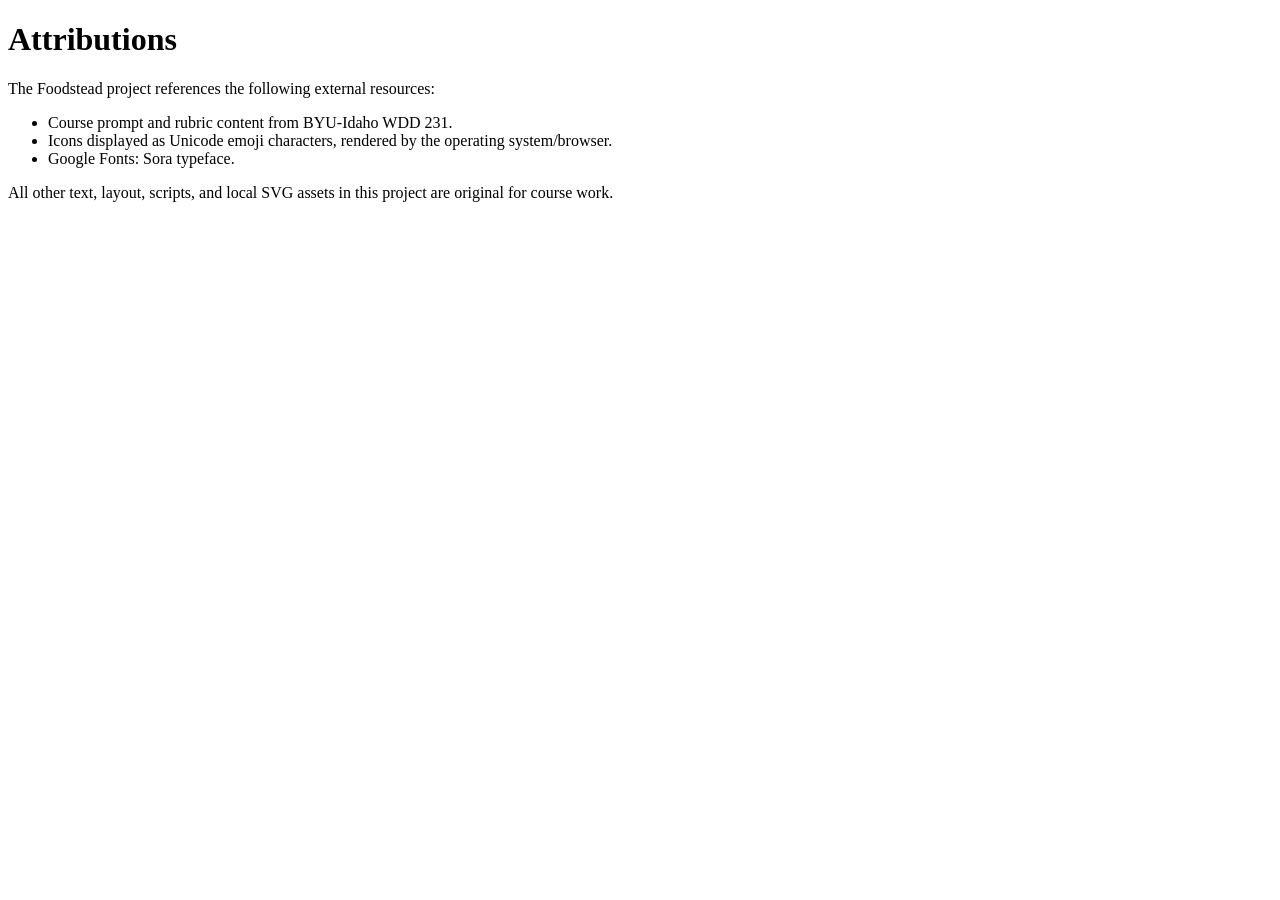
<file: finalproject/attributions.html>
<!DOCTYPE html>
<html lang="en">
<head>
    <meta charset="UTF-8">
    <meta name="viewport" content="width=device-width, initial-scale=1.0">
    <title>Attributions | The Foodstead</title>
</head>
<body>
    <h1>Attributions</h1>
    <p>The Foodstead project references the following external resources:</p>
    <ul>
        <li>Course prompt and rubric content from BYU-Idaho WDD 231.</li>
        <li>Icons displayed as Unicode emoji characters, rendered by the operating system/browser.</li>
        <li>Google Fonts: Sora typeface.</li>
    </ul>
    <p>All other text, layout, scripts, and local SVG assets in this project are original for course work.</p>
</body>
</html>
</file>
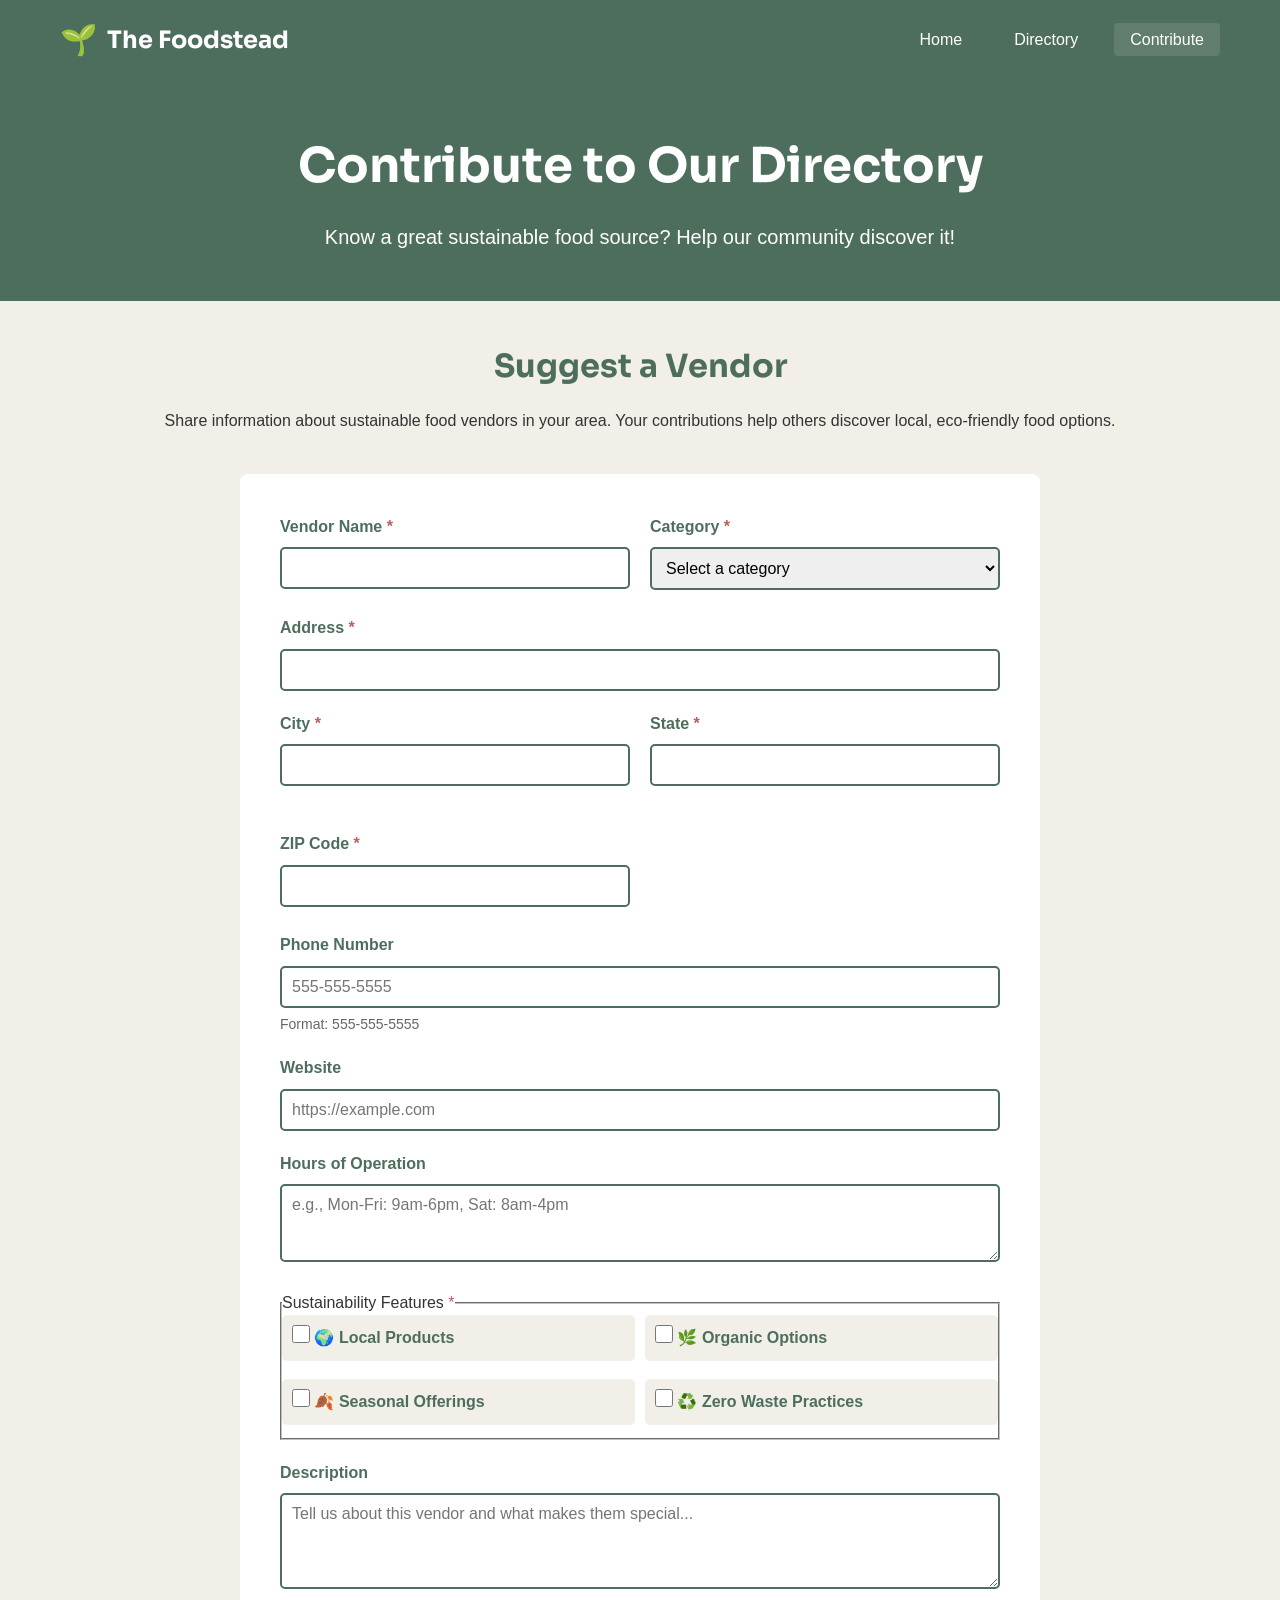
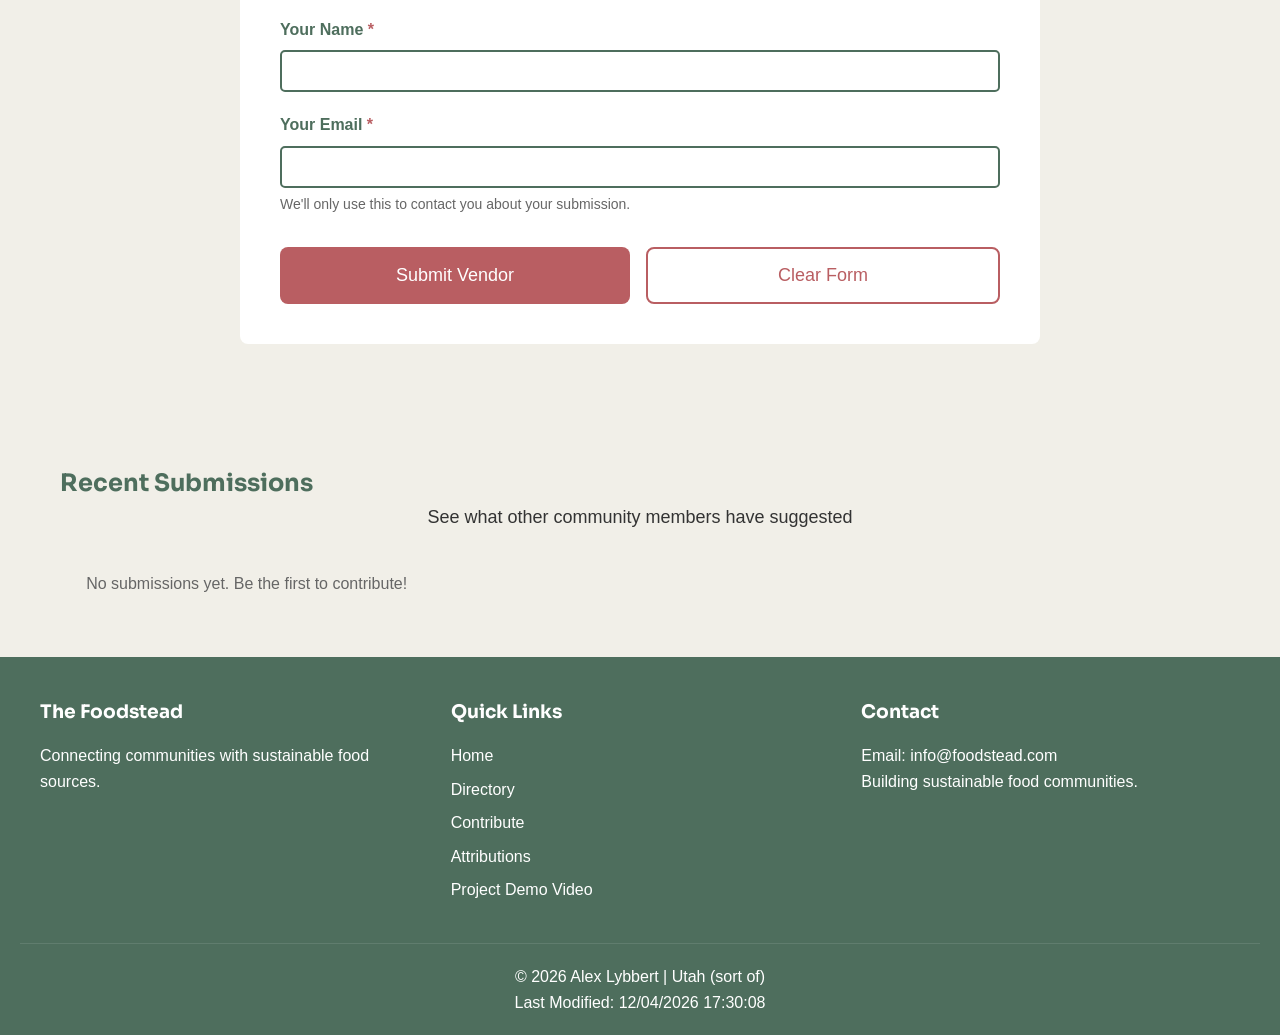
<file: finalproject/contribute.html>
<!DOCTYPE html>
<html lang="en">
<head>
    <meta charset="UTF-8">
    <meta name="viewport" content="width=device-width, initial-scale=1.0">
    <meta name="description" content="Contribute to The Foodstead by suggesting new sustainable food vendors in your community.">
    <meta name="author" content="Alex Lybbert">
    <meta property="og:title" content="Contribute | The Foodstead">
    <meta property="og:description" content="Submit a sustainable vendor and help grow the community-driven directory.">
    <meta property="og:type" content="website">
    <meta property="og:url" content="https://alexlybbert.github.io/wdd231/finalproject/contribute.html">

    <title>Contribute - The Foodstead</title>
    <link rel="icon" type="image/svg+xml" href="images/favicon.svg">

    <link rel="preconnect" href="https://fonts.googleapis.com">
    <link rel="preconnect" href="https://fonts.gstatic.com" crossorigin>
    <link href="https://fonts.googleapis.com/css2?family=Sora:wght@400;600;700&display=swap" rel="stylesheet">
    <link rel="stylesheet" href="styles/main.css">

    <script type="module" src="scripts/contribute.js"></script>
    <script type="module" src="scripts/getdates.js"></script>
</head>
<body>
    <header>
        <nav class="navbar">
            <div class="nav-container">
                <a href="index.html" class="logo">
                    <span class="logo-icon">🌱</span>
                    <span class="logo-text">The Foodstead</span>
                </a>
                <button class="menu-toggle" aria-label="Toggle navigation" aria-expanded="false" aria-controls="siteNav">
                    <span></span>
                    <span></span>
                    <span></span>
                </button>
                <ul class="nav-links" id="siteNav">
                    <li><a href="index.html">Home</a></li>
                    <li><a href="directory.html">Directory</a></li>
                    <li><a href="contribute.html" class="active">Contribute</a></li>
                </ul>
            </div>
        </nav>
    </header>

    <main class="contribute-page">
        <section class="page-header">
            <div class="container">
                <h1>Contribute to Our Directory</h1>
                <p>Know a great sustainable food source? Help our community discover it!</p>
            </div>
        </section>

        <section class="form-section">
            <div class="container">
                <div class="form-intro">
                    <h2>Suggest a Vendor</h2>
                    <p>Share information about sustainable food vendors in your area. Your contributions help others discover local, eco-friendly food options.</p>
                </div>

                <form id="vendorForm" class="vendor-form" action="submission.html" method="get" novalidate>
                    <div class="form-row">
                        <div class="form-group">
                            <label for="vendorName">Vendor Name <span class="required">*</span></label>
                            <input type="text" id="vendorName" name="vendorName" required>
                            <span class="error-message" id="vendorNameError"></span>
                        </div>

                        <div class="form-group">
                            <label for="category">Category <span class="required">*</span></label>
                            <select id="category" name="category" required>
                                <option value="">Select a category</option>
                                <option value="farmers-market">Farmers' Market</option>
                                <option value="csa">CSA Program</option>
                                <option value="coop">Food Co-op</option>
                                <option value="restaurant">Restaurant</option>
                            </select>
                            <span class="error-message" id="categoryError"></span>
                        </div>
                    </div>

                    <div class="form-group">
                        <label for="address">Address <span class="required">*</span></label>
                        <input type="text" id="address" name="address" required>
                        <span class="error-message" id="addressError"></span>
                    </div>

                    <div class="form-row">
                        <div class="form-group">
                            <label for="city">City <span class="required">*</span></label>
                            <input type="text" id="city" name="city" required>
                            <span class="error-message" id="cityError"></span>
                        </div>

                        <div class="form-group">
                            <label for="state">State <span class="required">*</span></label>
                            <input type="text" id="state" name="state" maxlength="2" required>
                            <span class="error-message" id="stateError"></span>
                        </div>

                        <div class="form-group">
                            <label for="zipCode">ZIP Code <span class="required">*</span></label>
                            <input type="text" id="zipCode" name="zipCode" pattern="[0-9]{5}" required>
                            <span class="error-message" id="zipCodeError"></span>
                        </div>
                    </div>

                    <div class="form-group">
                        <label for="phone">Phone Number</label>
                        <input type="tel" id="phone" name="phone" pattern="[0-9]{3}-[0-9]{3}-[0-9]{4}" placeholder="555-555-5555">
                        <span class="form-hint">Format: 555-555-5555</span>
                        <span class="error-message" id="phoneError"></span>
                    </div>

                    <div class="form-group">
                        <label for="website">Website</label>
                        <input type="url" id="website" name="website" placeholder="https://example.com">
                        <span class="error-message" id="websiteError"></span>
                    </div>

                    <div class="form-group">
                        <label for="hours">Hours of Operation</label>
                        <textarea id="hours" name="hours" rows="3" placeholder="e.g., Mon-Fri: 9am-6pm, Sat: 8am-4pm"></textarea>
                    </div>

                    <fieldset class="form-group">
                        <legend>Sustainability Features <span class="required">*</span></legend>
                        <div class="checkbox-group">
                            <label class="checkbox-label">
                                <input type="checkbox" name="sustainability" value="local">
                                <span>🌍 Local Products</span>
                            </label>
                            <label class="checkbox-label">
                                <input type="checkbox" name="sustainability" value="organic">
                                <span>🌿 Organic Options</span>
                            </label>
                            <label class="checkbox-label">
                                <input type="checkbox" name="sustainability" value="seasonal">
                                <span>🍂 Seasonal Offerings</span>
                            </label>
                            <label class="checkbox-label">
                                <input type="checkbox" name="sustainability" value="zero-waste">
                                <span>♻️ Zero Waste Practices</span>
                            </label>
                        </div>
                        <span class="error-message" id="sustainabilityError"></span>
                    </fieldset>

                    <div class="form-group">
                        <label for="description">Description</label>
                        <textarea id="description" name="description" rows="4" placeholder="Tell us about this vendor and what makes them special..."></textarea>
                    </div>

                    <div class="form-group">
                        <label for="yourName">Your Name <span class="required">*</span></label>
                        <input type="text" id="yourName" name="yourName" required>
                        <span class="error-message" id="yourNameError"></span>
                    </div>

                    <div class="form-group">
                        <label for="yourEmail">Your Email <span class="required">*</span></label>
                        <input type="email" id="yourEmail" name="yourEmail" required>
                        <span class="form-hint">We'll only use this to contact you about your submission.</span>
                        <span class="error-message" id="yourEmailError"></span>
                    </div>

                    <div class="form-actions">
                        <button type="submit" class="cta-button">Submit Vendor</button>
                        <button type="reset" class="cta-button secondary">Clear Form</button>
                    </div>
                </form>

                <div id="successMessage" class="success-message" style="display: none;">
                    <h3>Thank you for your contribution!</h3>
                    <p>Your vendor suggestion has been submitted successfully. We'll review it and add it to our directory soon.</p>
                    <button class="cta-button" id="submitAnother">Submit Another Vendor</button>
                </div>
            </div>
        </section>

        <section class="recent-submissions">
            <div class="container">
                <h2>Recent Submissions</h2>
                <p class="section-subtitle">See what other community members have suggested</p>
                <div id="recentSubmissions" class="submissions-grid">
                    <!-- Recent submissions will be loaded here -->
                </div>
            </div>
        </section>
    </main>

    <footer>
        <div class="footer-content">
            <div class="footer-section">
                <h3>The Foodstead</h3>
                <p>Connecting communities with sustainable food sources.</p>
            </div>
            <div class="footer-section">
                <h3>Quick Links</h3>
                <ul>
                    <li><a href="index.html">Home</a></li>
                    <li><a href="directory.html">Directory</a></li>
                    <li><a href="contribute.html">Contribute</a></li>
                    <li><a href="attributions.html">Attributions</a></li>
                    <li><a href="https://www.youtube.com/" target="_blank" rel="noopener">Project Demo Video</a></li>
                </ul>
            </div>
            <div class="footer-section">
                <h3>Contact</h3>
                <p>Email: info@foodstead.com</p>
                <p>Building sustainable food communities.</p>
            </div>
        </div>
        <div class="footer-bottom">
            © <span id="year"></span> Alex Lybbert | Utah (sort of)<br>
            Last Modified: <span id="modified"></span>
        </div>
    </footer>
</body>
</html>
</file>
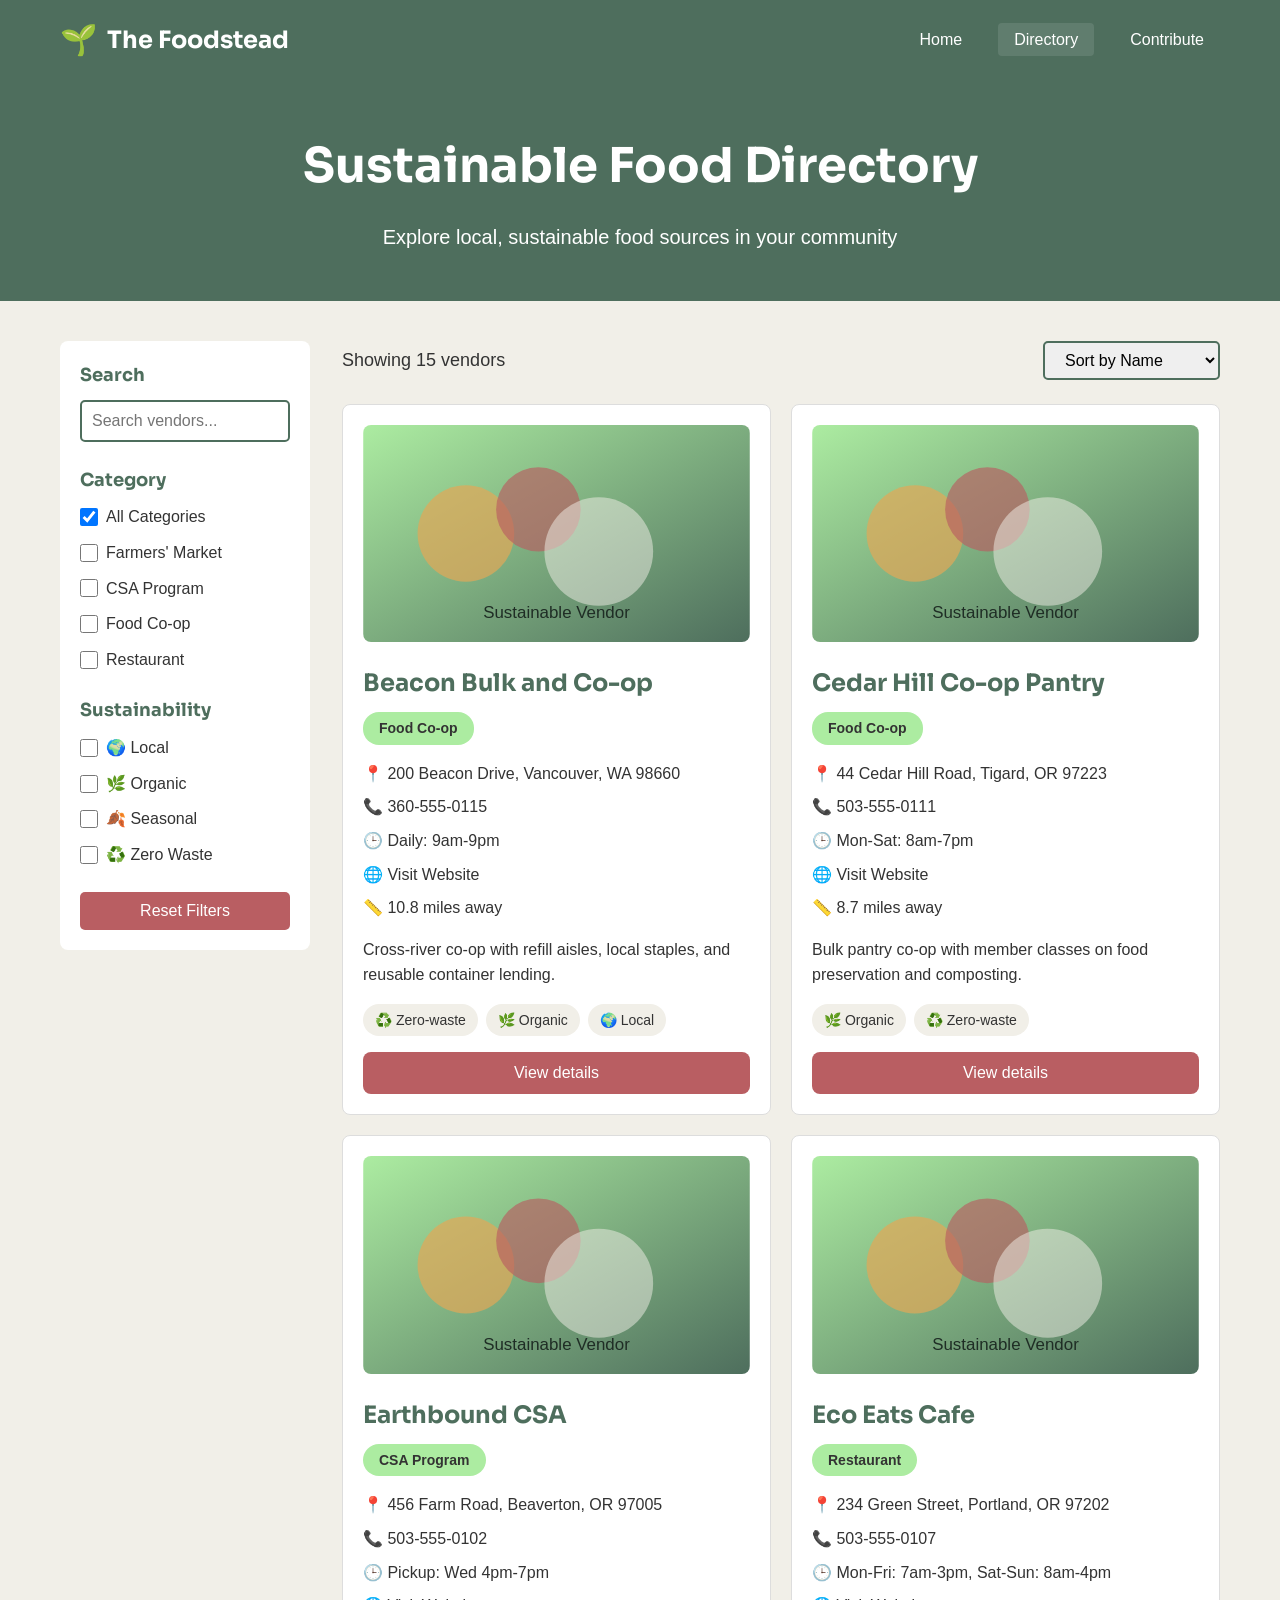
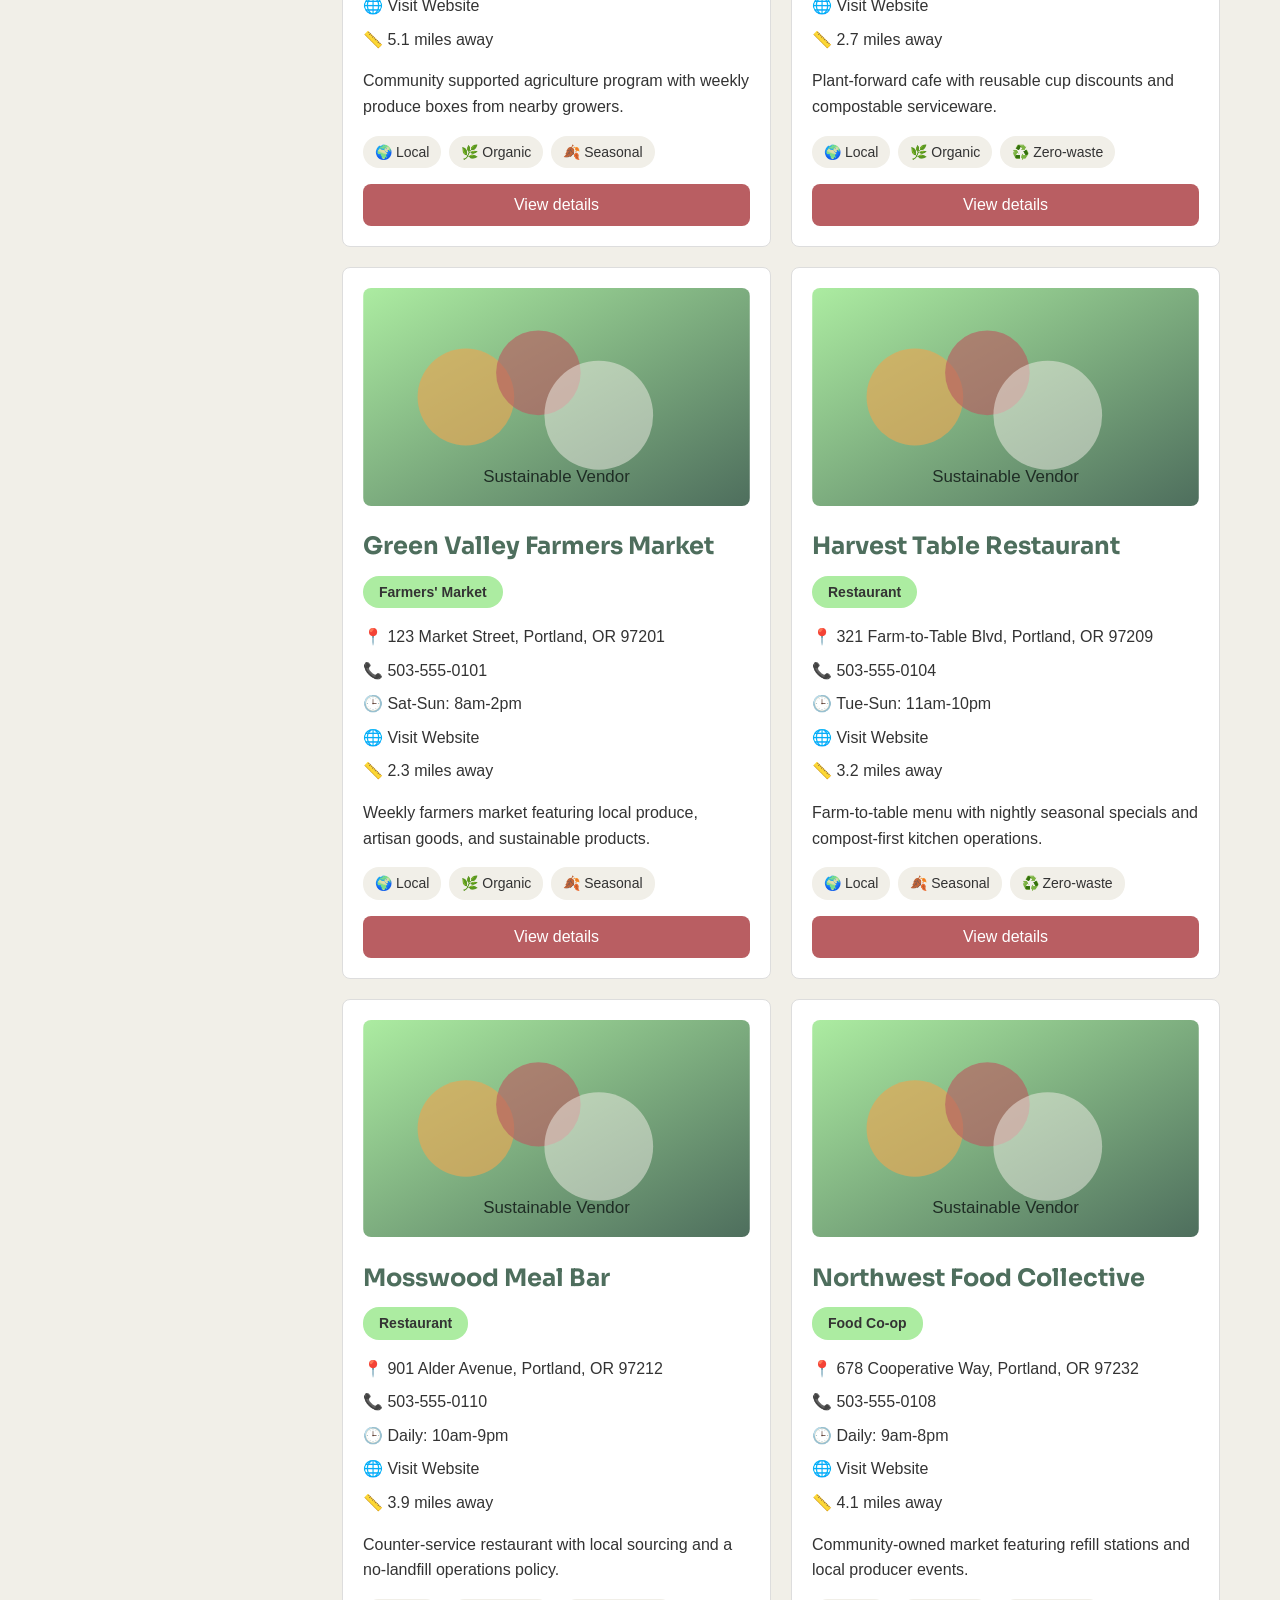
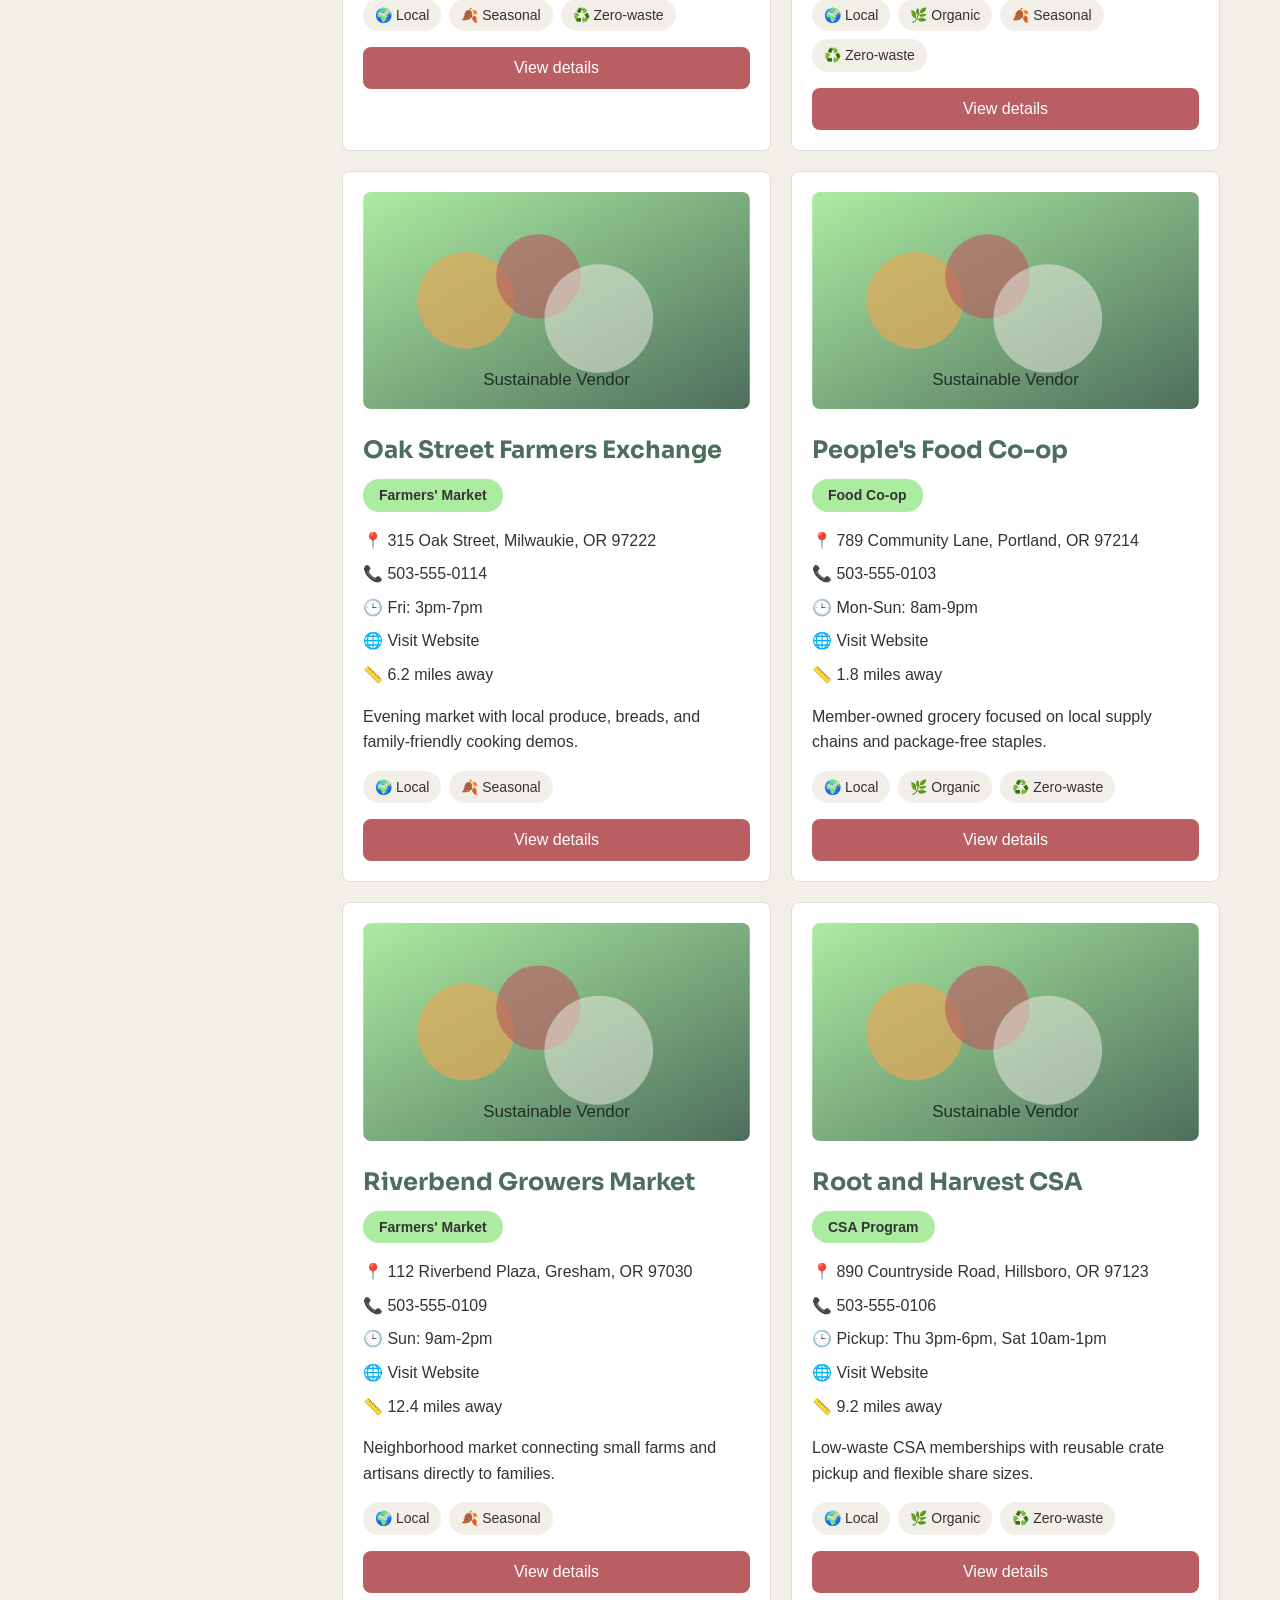
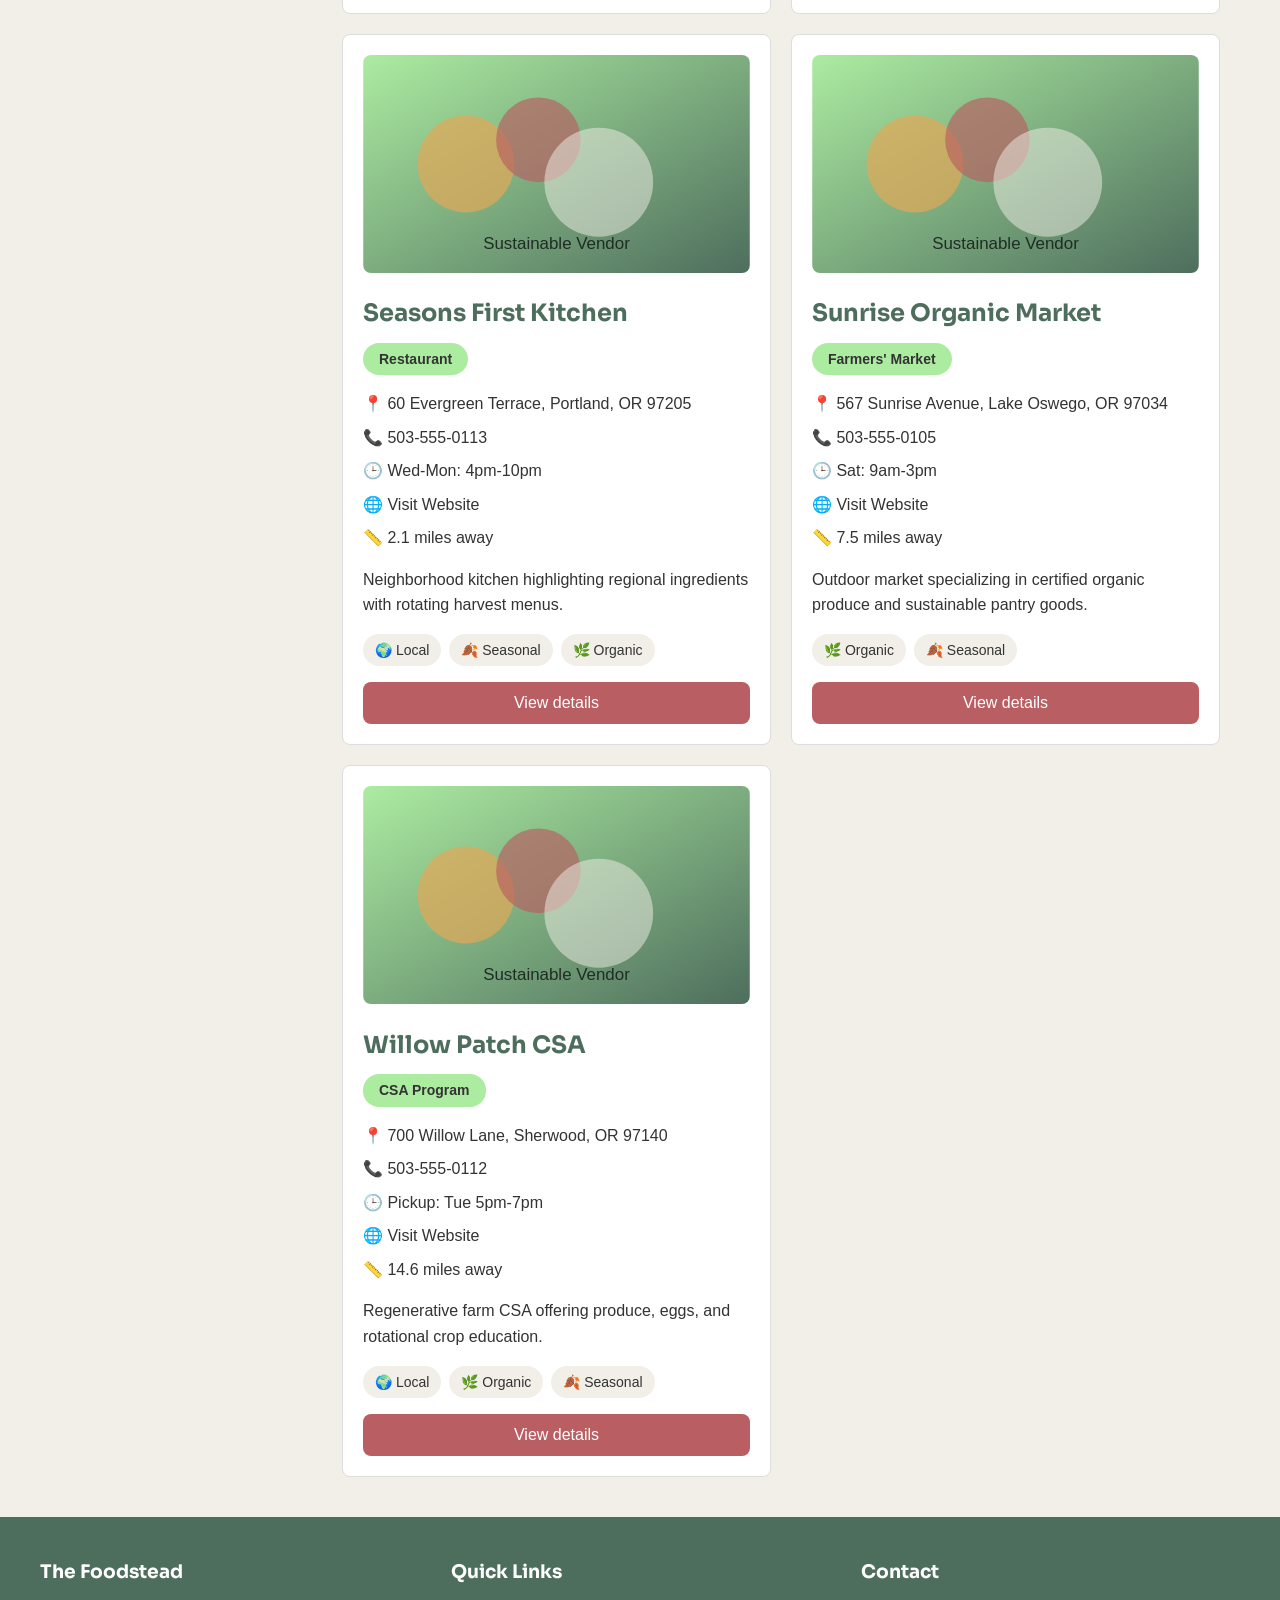
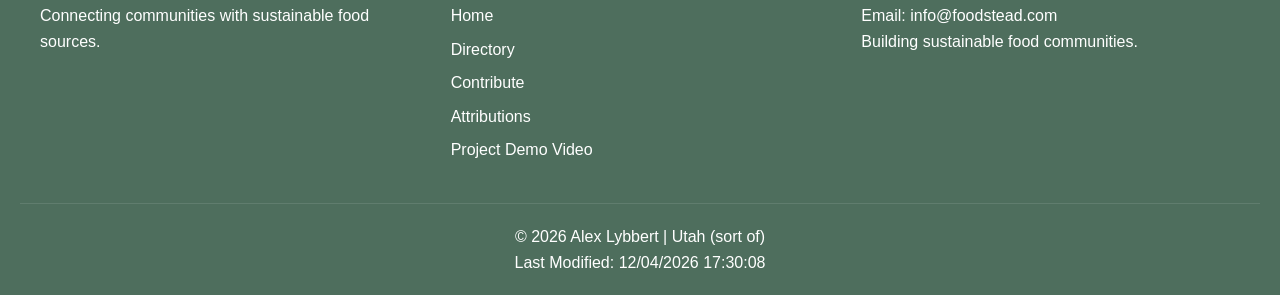
<file: finalproject/directory.html>
<!DOCTYPE html>
<html lang="en">
<head>
    <meta charset="UTF-8">
    <meta name="viewport" content="width=device-width, initial-scale=1.0">
    <meta name="description" content="Browse our directory of sustainable food vendors including farmers' markets, CSAs, co-ops, and eco-friendly restaurants.">
    <meta name="author" content="Alex Lybbert">
    <meta property="og:title" content="Directory | The Foodstead">
    <meta property="og:description" content="Browse and filter local sustainable vendors by category and food values.">
    <meta property="og:type" content="website">
    <meta property="og:url" content="https://alexlybbert.github.io/wdd231/finalproject/directory.html">

    <title>Directory - The Foodstead</title>
    <link rel="icon" type="image/svg+xml" href="images/favicon.svg">

    <link rel="preconnect" href="https://fonts.googleapis.com">
    <link rel="preconnect" href="https://fonts.gstatic.com" crossorigin>
    <link href="https://fonts.googleapis.com/css2?family=Sora:wght@400;600;700&display=swap" rel="stylesheet">
    <link rel="stylesheet" href="styles/main.css">

    <script type="module" src="scripts/directory.js"></script>
    <script type="module" src="scripts/getdates.js"></script>
</head>
<body>
    <header>
        <nav class="navbar">
            <div class="nav-container">
                <a href="index.html" class="logo">
                    <span class="logo-icon">🌱</span>
                    <span class="logo-text">The Foodstead</span>
                </a>
                <button class="menu-toggle" aria-label="Toggle navigation" aria-expanded="false" aria-controls="siteNav">
                    <span></span>
                    <span></span>
                    <span></span>
                </button>
                <ul class="nav-links" id="siteNav">
                    <li><a href="index.html">Home</a></li>
                    <li><a href="directory.html" class="active">Directory</a></li>
                    <li><a href="contribute.html">Contribute</a></li>
                </ul>
            </div>
        </nav>
    </header>

    <main class="directory-page">
        <section class="page-header">
            <div class="container">
                <h1>Sustainable Food Directory</h1>
                <p>Explore local, sustainable food sources in your community</p>
            </div>
        </section>

        <section class="directory-content">
            <div class="container">
                <aside class="filters-sidebar">
                    <div class="filter-section">
                        <h3>Search</h3>
                        <input type="text" id="searchInput" placeholder="Search vendors..." class="search-input">
                    </div>

                    <div class="filter-section">
                        <h3>Category</h3>
                        <div class="filter-options">
                            <label class="filter-checkbox">
                                <input type="checkbox" name="category" value="all" checked>
                                <span>All Categories</span>
                            </label>
                            <label class="filter-checkbox">
                                <input type="checkbox" name="category" value="farmers-market">
                                <span>Farmers' Market</span>
                            </label>
                            <label class="filter-checkbox">
                                <input type="checkbox" name="category" value="csa">
                                <span>CSA Program</span>
                            </label>
                            <label class="filter-checkbox">
                                <input type="checkbox" name="category" value="coop">
                                <span>Food Co-op</span>
                            </label>
                            <label class="filter-checkbox">
                                <input type="checkbox" name="category" value="restaurant">
                                <span>Restaurant</span>
                            </label>
                        </div>
                    </div>

                    <div class="filter-section">
                        <h3>Sustainability</h3>
                        <div class="filter-options">
                            <label class="filter-checkbox">
                                <input type="checkbox" name="sustainability" value="local">
                                <span>🌍 Local</span>
                            </label>
                            <label class="filter-checkbox">
                                <input type="checkbox" name="sustainability" value="organic">
                                <span>🌿 Organic</span>
                            </label>
                            <label class="filter-checkbox">
                                <input type="checkbox" name="sustainability" value="seasonal">
                                <span>🍂 Seasonal</span>
                            </label>
                            <label class="filter-checkbox">
                                <input type="checkbox" name="sustainability" value="zero-waste">
                                <span>♻️ Zero Waste</span>
                            </label>
                        </div>
                    </div>

                    <button class="reset-filters" id="resetFilters">Reset Filters</button>
                </aside>

                <div class="vendor-results">
                    <div class="results-header">
                        <p class="results-count">Showing <span id="resultsCount">0</span> vendors</p>
                        <select id="sortSelect" class="sort-select">
                            <option value="name">Sort by Name</option>
                            <option value="category">Sort by Category</option>
                            <option value="distance">Sort by Distance</option>
                        </select>
                    </div>

                    <div id="vendorGrid" class="vendor-grid">
                        <!-- Vendors will be dynamically loaded here -->
                    </div>

                    <dialog id="vendorModal" class="vendor-modal" aria-labelledby="modalTitle">
                        <div class="modal-content">
                            <button id="closeModal" class="close-modal" type="button" aria-label="Close details">Close</button>
                            <h2 id="modalTitle">Vendor Details</h2>
                            <div id="modalBody"></div>
                        </div>
                    </dialog>

                    <div id="noResults" class="no-results" style="display: none;">
                        <p>No vendors match your search criteria.</p>
                        <button class="cta-button" id="clearSearch">Clear Filters</button>
                    </div>
                </div>
            </div>
        </section>
    </main>

    <footer>
        <div class="footer-content">
            <div class="footer-section">
                <h3>The Foodstead</h3>
                <p>Connecting communities with sustainable food sources.</p>
            </div>
            <div class="footer-section">
                <h3>Quick Links</h3>
                <ul>
                    <li><a href="index.html">Home</a></li>
                    <li><a href="directory.html">Directory</a></li>
                    <li><a href="contribute.html">Contribute</a></li>
                    <li><a href="attributions.html">Attributions</a></li>
                    <li><a href="https://www.youtube.com/" target="_blank" rel="noopener">Project Demo Video</a></li>
                </ul>
            </div>
            <div class="footer-section">
                <h3>Contact</h3>
                <p>Email: info@foodstead.com</p>
                <p>Building sustainable food communities.</p>
            </div>
        </div>
        <div class="footer-bottom">
            © <span id="year"></span> Alex Lybbert | Utah (sort of)<br>
            Last Modified: <span id="modified"></span>
        </div>
    </footer>
</body>
</html>
</file>
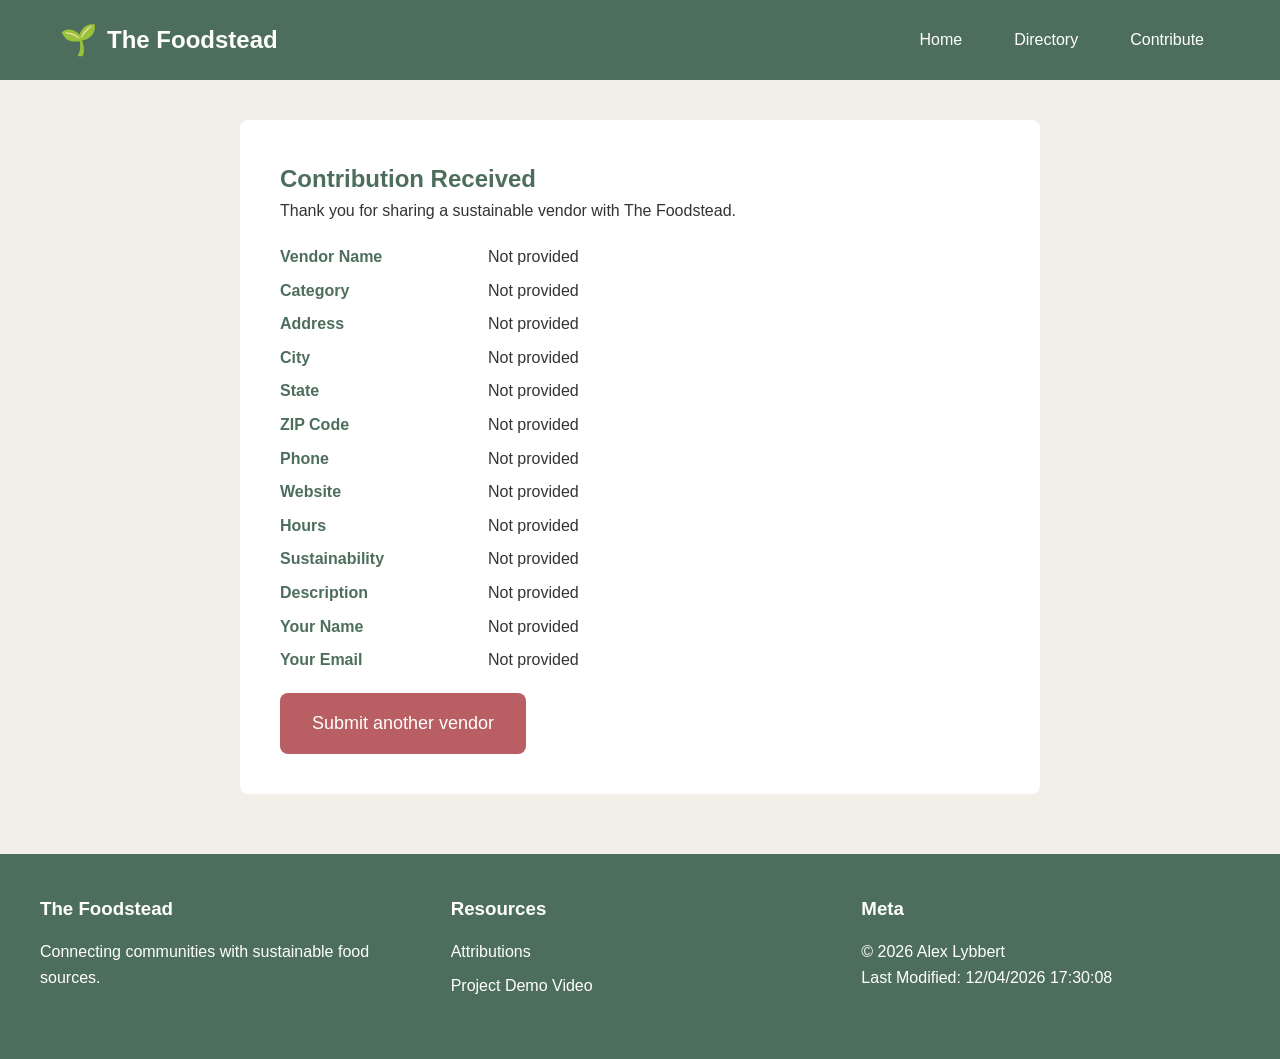
<file: finalproject/submission.html>
<!DOCTYPE html>
<html lang="en">
<head>
    <meta charset="UTF-8">
    <meta name="viewport" content="width=device-width, initial-scale=1.0">
    <meta name="description" content="Review your submitted vendor contribution details for The Foodstead.">
    <meta name="author" content="Alex Lybbert">
    <meta property="og:title" content="Contribution Received | The Foodstead">
    <meta property="og:description" content="Review the vendor details you submitted to The Foodstead community directory.">
    <meta property="og:type" content="website">
    <meta property="og:url" content="https://alexlybbert.github.io/wdd231/finalproject/submission.html">
    <link rel="icon" type="image/svg+xml" href="images/favicon.svg">
    <title>Contribution Received | The Foodstead</title>
    <link rel="stylesheet" href="styles/main.css">
    <script type="module" src="scripts/getdates.js"></script>
    <script type="module">
        const displayField = (id, value) => {
            const node = document.getElementById(id);
            if (node) {
                node.textContent = value && value.trim() ? value : 'Not provided';
            }
        };

        const params = new URLSearchParams(globalThis.location.search);
        const sustainability = params.getAll('sustainability').join(', ');

        displayField('submittedVendorName', params.get('vendorName') || 'Not provided');
        displayField('submittedCategory', params.get('category') || 'Not provided');
        displayField('submittedAddress', params.get('address') || 'Not provided');
        displayField('submittedCity', params.get('city') || 'Not provided');
        displayField('submittedState', params.get('state') || 'Not provided');
        displayField('submittedZip', params.get('zipCode') || 'Not provided');
        displayField('submittedPhone', params.get('phone') || 'Not provided');
        displayField('submittedWebsite', params.get('website') || 'Not provided');
        displayField('submittedHours', params.get('hours') || 'Not provided');
        displayField('submittedSustainability', sustainability || 'Not provided');
        displayField('submittedDescription', params.get('description') || 'Not provided');
        displayField('submittedYourName', params.get('yourName') || 'Not provided');
        displayField('submittedYourEmail', params.get('yourEmail') || 'Not provided');
    </script>
</head>
<body>
    <header>
        <nav class="navbar">
            <div class="nav-container">
                <a href="index.html" class="logo">
                    <span class="logo-icon" aria-hidden="true">🌱</span>
                    <span class="logo-text">The Foodstead</span>
                </a>
                <ul class="nav-links">
                    <li><a href="index.html">Home</a></li>
                    <li><a href="directory.html">Directory</a></li>
                    <li><a href="contribute.html">Contribute</a></li>
                </ul>
            </div>
        </nav>
    </header>

    <main class="form-section">
        <div class="container">
            <section class="vendor-form" aria-labelledby="submissionTitle">
                <h1 id="submissionTitle">Contribution Received</h1>
                <p>Thank you for sharing a sustainable vendor with The Foodstead.</p>
                <dl>
                    <dt>Vendor Name</dt><dd id="submittedVendorName"></dd>
                    <dt>Category</dt><dd id="submittedCategory"></dd>
                    <dt>Address</dt><dd id="submittedAddress"></dd>
                    <dt>City</dt><dd id="submittedCity"></dd>
                    <dt>State</dt><dd id="submittedState"></dd>
                    <dt>ZIP Code</dt><dd id="submittedZip"></dd>
                    <dt>Phone</dt><dd id="submittedPhone"></dd>
                    <dt>Website</dt><dd id="submittedWebsite"></dd>
                    <dt>Hours</dt><dd id="submittedHours"></dd>
                    <dt>Sustainability</dt><dd id="submittedSustainability"></dd>
                    <dt>Description</dt><dd id="submittedDescription"></dd>
                    <dt>Your Name</dt><dd id="submittedYourName"></dd>
                    <dt>Your Email</dt><dd id="submittedYourEmail"></dd>
                </dl>
                <p><a class="cta-button" href="contribute.html">Submit another vendor</a></p>
            </section>
        </div>
    </main>

    <footer>
        <div class="footer-content">
            <div class="footer-section">
                <h3>The Foodstead</h3>
                <p>Connecting communities with sustainable food sources.</p>
            </div>
            <div class="footer-section">
                <h3>Resources</h3>
                <ul>
                    <li><a href="attributions.html">Attributions</a></li>
                    <li><a href="https://www.youtube.com/" target="_blank" rel="noopener">Project Demo Video</a></li>
                </ul>
            </div>
            <div class="footer-section">
                <h3>Meta</h3>
                <p>© <span id="year"></span> Alex Lybbert</p>
                <p>Last Modified: <span id="modified"></span></p>
            </div>
        </div>
    </footer>
</body>
</html>
</file>
<file: styles/small.css>
/* Mobile-first styles */
:root {
  --bg: #eff4fa;
  --text: #1b2330;
  --muted: #475569;
  --accent: #0e3a6f;
  --accent-2: #1a5abf;
  --surface: #ffffff;
  --border: #c5d6ea;
  --success: #0d8140;
  --incomplete: #a82723;
  --error: #b12322;
}

* {
  box-sizing: border-box;
}

html {
  font-family: "Inter", Arial, sans-serif;
  font-size: 16px;
}

body {
  margin: 0;
  min-width: 320px;
  background: var(--bg);
  color: var(--text);
  line-height: 1.5;
}

.container {
  width: min(100%, 1140px);
  margin: 0 auto;
  padding: 0 1rem;
}

.site-header {
  background: var(--accent);
  color: #fff;
  position: sticky;
  top: 0;
  z-index: 100;
}

.header-inner {
  display: flex;
  align-items: center;
  justify-content: space-between;
  gap: 1rem;
  padding: 0.8rem 0;
}

.brand {
  display: flex;
  align-items: center;
  gap: 0.75rem;
}

.logo {
  width: 65px;
  height: 65px;
  color: #fff;
}

.site-name {
  font-weight: 700;
  font-size: 1.1rem;
  letter-spacing: 0.02em;
}

.nav-toggle {
  border: 1px solid #fff;
  background: transparent;
  color: #fff;
  border-radius: 8px;
  width: 44px;
  height: 38px;
  display: inline-flex;
  align-items: center;
  justify-content: center;
  gap: 4px;
  cursor: pointer;
}

.nav-toggle span {
  display: block;
  width: 20px;
  height: 2px;
  background: #fff;
  border-radius: 1px;
}

.main-nav {
  background: var(--accent);
  backdrop-filter: blur(3px);
  position: absolute;
  top: 100%;
  left: 0;
  right: 0;
  transform: translateY(-100%);
  transition: transform 0.25s ease;
  opacity: 0;
  pointer-events: none;
}

.main-nav.open {
  transform: translateY(0);
  opacity: 1;
  pointer-events: auto;
}

.main-nav ul {
  list-style: none;
  margin: 0;
  padding: 0.8rem;
  display: grid;
  gap: 0.5rem;
}

.main-nav a {
  display: block;
  color: #fff;
  text-decoration: none;
  padding: 0.7rem 1rem;
  border-radius: 8px;
  font-weight: 600;
}

.main-nav a:hover,
.main-nav a:focus,
.main-nav .active {
  background: rgba(255, 255, 255, 0.25);
}

.hero {
  padding: 1.4rem 0;
}

.hero h1 {
  margin: 0 0 0.75rem;
  font-size: clamp(1.7rem, 4vw, 2.4rem);
}

.home-layout {
  display: grid;
  gap: 1rem;
}

.about,
.student-photo {
  border: 1px solid var(--border);
  border-radius: 12px;
  background: var(--surface);
  padding: 0.85rem;
}

.about h2 {
  margin-top: 0;
}

.photo-placeholder {
  width: 100%;
  height: 220px;
  background: #c5d6ea;
  display: flex;
  align-items: center;
  justify-content: center;
  color: var(--text);
  font-weight: 700;
  border-radius: 8px;
}

.courses,
.projects,
.contact {
  background: var(--surface);
  border-radius: 16px;
  border: 1px solid var(--border);
  padding: 1rem;
  margin-bottom: 1rem;
}

.courses h2,
.projects h2,
.contact h2 {
  margin: 0 0 0.65rem;
}

.subtext {
  color: var(--muted);
  margin: 0 0 0.75rem;
}

.filter-row {
  display: flex;
  gap: 0.5rem;
  flex-wrap: wrap;
  margin-bottom: 0.75rem;
}

.filter-btn {
  background: transparent;
  border: 1.5px solid var(--accent);
  color: var(--accent);
  border-radius: 8px;
  padding: 0.48rem 0.8rem;
  cursor: pointer;
  font-weight: 700;
}

.filter-btn.active,
.filter-btn:hover {
  background: var(--accent);
  color: #fff;
}

.stats {
  margin-bottom: 0.75rem;
  color: var(--muted);
  font-weight: 700;
}

.course-grid {
  display: grid;
  grid-template-columns: 1fr;
  gap: 0.75rem;
}

.course-card {
  border: 1px solid var(--border);
  border-radius: 12px;
  padding: 0.8rem;
  background: #fff;
  display: grid;
  gap: 0.4rem;
}

.course-card.completed {
  border-color: var(--success);
  background: #e6f5ef;
  color: #0b3f25;
}

.course-card.completed .status {
  color: #064229;
  font-weight: 700;
}

.course-card.incomplete {
  border-color: var(--incomplete);
  background: #ffe6e6;
  color: #641f1d;
}

.course-card.incomplete .status {
  color: #801e1b;
  font-weight: 700;
}

.course-title {
  margin: 0;
  font-size: 1rem;
  color: var(--text);
}

.course-meta {
  color: var(--muted);
  display: flex;
  justify-content: space-between;
  align-items: center;
}

.project-grid {
  display: grid;
  grid-template-columns: 1fr;
  gap: 0.75rem;
}

.project-card {
  border: 1px solid var(--border);
  border-radius: 12px;
  padding: 0.9rem;
  background: #fff;
}

.contact form {
  display: grid;
  gap: 0.65rem;
}

.contact label {
  font-weight: 600;
  font-size: 0.95rem;
}

.contact input,
.contact textarea {
  border-radius: 8px;
  border: 1px solid var(--border);
  padding: 0.65rem;
  width: 100%;
}

.contact button {
  border: none;
  background: var(--accent);
  color: #fff;
  border-radius: 8px;
  padding: 0.75rem 1rem;
  font-weight: 600;
  cursor: pointer;
}

.contact button:hover {
  opacity: 0.93;
}

.site-footer {
  background: var(--accent);
  color: white;
  padding: 0.85rem 0;
}

.footer-inner {
  display: grid;
  gap: 0.35rem;
  text-align: center;
  font-size: 0.9rem;
}

.site-footer svg {
  width: 28px;
  height: 28px;
  max-width: none;
  vertical-align: middle;
}

.site-footer .social-links img {
  width: 24px;
  height: 24px;
  max-width: none;
  vertical-align: middle;
}

@media (min-width: 768px) {
  .site-footer svg {
    width: 32px;
    height: 32px;
  }

  .site-footer .social-links img {
    width: 28px;
    height: 28px;
  }

  .main-nav {
    position: static;
    transform: none;
    opacity: 1;
    pointer-events: auto;
    background: transparent;
  }

  .main-nav ul {
    display: flex;
    gap: 0.6rem;
    justify-content: flex-end;
    padding: 0;
  }

  .main-nav a {
    padding: 0.5rem 0;
  }

  .nav-toggle {
    display: none;
  }

  .home-layout {
    grid-template-columns: 2fr 1fr;
  }

  .courses,
  .projects,
  .contact {
    padding: 1.2rem;
  }

  .course-grid {
    grid-template-columns: repeat(2, minmax(0, 1fr));
  }

  .project-grid {
    grid-template-columns: repeat(2, minmax(0, 1fr));
  }
}

@media (min-width: 1024px) {
  .container {
    padding: 0 1.5rem;
  }

  .course-grid {
    grid-template-columns: repeat(3, minmax(0, 1fr));
  }
}

/* screen reader only helpers */
.sr-only {
  position: absolute;
  width: 1px;
  height: 1px;
  padding: 0;
  margin: -1px;
  overflow: hidden;
  clip: rect(0, 0, 0, 0);
  white-space: nowrap;
  border: 0;
}
</file>
<file: styles/larger.css>
/* Larger screen enhancements - required media query */
@media (min-width: 768px) {
  .hero { padding: 2rem 0; }
  .hero h1 { font-size: 2.4rem; }
  .site-header { padding-top: 0; padding-bottom: 0; }
  .header-inner { align-items: center; }
  .course-grid { gap: 1rem; }
  .project-grid { gap: 1rem; }
  .main-nav a { padding: .45rem 1rem; }
  .filter-row { justify-content: start; }
  .contact form { max-width: 640px; margin: 0 auto; }
}
@media (min-width: 1024px) {
  .header-inner { gap: 2rem; }
  .site-name { font-size: 1.3rem; }
  .course-grid { grid-template-columns: repeat(3, minmax(0,1fr)); }
  .project-grid { grid-template-columns: repeat(3, minmax(0,1fr)); }
  .hero p { width: 75%; }
}
</file>
<file: finalproject/styles/main.css>
/* CSS Variables */
:root {
    --primary-color: #4E6E5D;
    --secondary-color: #B95E62;
    --accent-color: #E3A857;
    --background-color: #F1EFE8;
    --highlight-color: #ACECA1;
    --text-color: #333;
    --white: #FFFFFF;
}

* {
    margin: 0;
    padding: 0;
    box-sizing: border-box;
}

body {
    font-family: Arial, sans-serif;
    background-color: var(--background-color);
    color: var(--text-color);
    line-height: 1.6;
}

h1, h2, h3 {
    font-family: 'Sora', sans-serif;
    color: var(--primary-color);
}

a {
    text-decoration: none;
    color: inherit;
}

.container {
    max-width: 1200px;
    margin: 0 auto;
    padding: 0 1.25rem;
}

/* Navigation */
header {
    background-color: var(--primary-color);
    padding: 1rem 0;
}

.nav-container {
    max-width: 1200px;
    margin: 0 auto;
    padding: 0 1.25rem;
    display: flex;
    justify-content: space-between;
    align-items: center;
}

.logo {
    display: flex;
    align-items: center;
    gap: 0.625rem;
    font-family: 'Sora', sans-serif;
    font-size: 1.5rem;
    font-weight: bold;
    color: var(--white);
}

.logo-icon {
    font-size: 1.875rem;
}

.menu-toggle {
    display: none;
    flex-direction: column;
    gap: 0.25rem;
    background: none;
    border: none;
    cursor: pointer;
}

.menu-toggle span {
    width: 1.5625rem;
    height: 0.1875rem;
    background-color: var(--white);
}

.nav-links {
    display: flex;
    list-style: none;
    gap: 1.25rem;
}

.nav-links a {
    color: var(--white);
    padding: 0.5rem 1rem;
    border-radius: 0.25rem;
}

.nav-links a:hover,
.nav-links a.active {
    background-color: rgba(255, 255, 255, 0.1);
}

/* Hero Section */
.hero {
    background-color: var(--primary-color);
    color: var(--white);
    padding: 3.75rem 1.25rem;
    text-align: center;
}

.hero-title {
    font-size: 3rem;
    margin-bottom: 1.25rem;
    color: var(--white);
}

.hero-subtitle {
    font-size: 1.25rem;
    margin-bottom: 1.875rem;
}

.cta-button {
    display: inline-block;
    background-color: var(--secondary-color);
    color: var(--white);
    padding: 1rem 2rem;
    border-radius: 0.5rem;
    font-size: 1.125rem;
    border: none;
    cursor: pointer;
}

.cta-button:hover {
    background-color: #a04d51;
}

.cta-button.secondary {
    background-color: transparent;
    border: 2px solid var(--secondary-color);
    color: var(--secondary-color);
}

.cta-button.secondary:hover {
    background-color: var(--secondary-color);
    color: var(--white);
}

.hero-image {
    display: none;
}

/* Features Section */
.features {
    padding: 3.75rem 1.25rem;
    background-color: var(--white);
}

.section-title {
    text-align: center;
    font-size: 2.25rem;
    margin-bottom: 2.5rem;
    color: var(--primary-color);
}

.feature-grid {
    display: grid;
    grid-template-columns: repeat(3, 1fr);
    gap: 2rem;
}

.feature-card {
    background-color: var(--background-color);
    padding: 2rem;
    border-radius: 0.5rem;
    text-align: center;
}

.feature-icon {
    font-size: 3rem;
    margin-bottom: 1rem;
}

.feature-card h3 {
    font-size: 1.5rem;
    margin-bottom: 1rem;
    color: var(--primary-color);
}

.feature-card p {
    color: var(--text-color);
}

/* Stats Section */
.stats-section {
    background-color: var(--highlight-color);
    padding: 3rem 1.25rem;
}

.stats-grid {
    display: grid;
    grid-template-columns: repeat(4, 1fr);
    gap: 2rem;
    text-align: center;
}

.stat-number {
    font-family: 'Sora', sans-serif;
    font-size: 3rem;
    font-weight: bold;
    color: var(--primary-color);
    margin-bottom: 0.625rem;
}

.stat-label {
    font-size: 1.125rem;
    color: var(--text-color);
}

/* CTA Section */
.cta-section {
    padding: 3.75rem 1.25rem;
    text-align: center;
    background-color: var(--background-color);
}

.cta-section h2 {
    font-size: 2.25rem;
    margin-bottom: 1.25rem;
}

.cta-section p {
    font-size: 1.25rem;
    margin-bottom: 2rem;
    color: var(--text-color);
}

.cta-buttons {
    display: flex;
    gap: 1rem;
    justify-content: center;
}

/* Page Header */
.page-header {
    background-color: var(--primary-color);
    color: var(--white);
    padding: 3rem 1.25rem;
    text-align: center;
}

.page-header h1 {
    font-size: 3rem;
    color: var(--white);
    margin-bottom: 1rem;
}

.page-header p {
    font-size: 1.25rem;
}

/* Directory Page */
.directory-content {
    padding: 2.5rem 1.25rem;
}

.directory-content .container {
    display: grid;
    grid-template-columns: 15.625rem 1fr;
    gap: 2rem;
}

.filters-sidebar {
    background-color: var(--white);
    padding: 1.25rem;
    border-radius: 0.5rem;
    height: fit-content;
}

.filter-section {
    margin-bottom: 1.5rem;
}

.filter-section h3 {
    font-size: 1.125rem;
    margin-bottom: 0.625rem;
    color: var(--primary-color);
}

.search-input {
    width: 100%;
    padding: 0.625rem;
    border: 2px solid var(--primary-color);
    border-radius: 0.3125rem;
    font-size: 1rem;
}

.filter-options {
    display: flex;
    flex-direction: column;
    gap: 0.625rem;
}

.filter-checkbox {
    display: flex;
    align-items: center;
    gap: 0.5rem;
    cursor: pointer;
}

.filter-checkbox input[type="checkbox"] {
    width: 1.125rem;
    height: 1.125rem;
}

.reset-filters {
    width: 100%;
    padding: 0.625rem;
    background-color: var(--secondary-color);
    color: var(--white);
    border: none;
    border-radius: 0.3125rem;
    font-size: 1rem;
    cursor: pointer;
}

.reset-filters:hover {
    background-color: #a04d51;
}

.results-header {
    display: flex;
    justify-content: space-between;
    align-items: center;
    margin-bottom: 1.5rem;
}

.results-count {
    font-size: 1.125rem;
}

.sort-select {
    padding: 0.5rem 1rem;
    border: 2px solid var(--primary-color);
    border-radius: 0.3125rem;
    font-size: 1rem;
}

.vendor-grid {
    display: grid;
    grid-template-columns: repeat(2, 1fr);
    gap: 1.25rem;
}

.vendor-card {
    background-color: var(--white);
    border-radius: 0.5rem;
    padding: 1.25rem;
    border: 1px solid #ddd;
}

.vendor-image {
    width: 100%;
    height: auto;
    border-radius: 0.5rem;
    aspect-ratio: 16 / 9;
    object-fit: cover;
    margin-bottom: 0.875rem;
}

.vendor-name {
    font-size: 1.5rem;
    color: var(--primary-color);
    margin-bottom: 0.625rem;
}

.vendor-category {
    display: inline-block;
    background-color: var(--highlight-color);
    color: var(--text-color);
    padding: 0.3125rem 1rem;
    border-radius: 1rem;
    font-size: 0.875rem;
    font-weight: bold;
}

.vendor-info {
    margin: 1rem 0;
}

.vendor-info p {
    margin-bottom: 0.5rem;
}

.sustainability-tags {
    display: flex;
    flex-wrap: wrap;
    gap: 0.5rem;
    margin-top: 1rem;
}

.tag {
    background-color: var(--background-color);
    padding: 0.3125rem 0.75rem;
    border-radius: 1rem;
    font-size: 0.875rem;
}

.details-btn {
    margin-top: 1rem;
    width: 100%;
    font-size: 1rem;
    padding: 0.75rem 1rem;
}

.vendor-modal {
    border: none;
    border-radius: 0.625rem;
    width: min(38rem, 92vw);
    padding: 0;
}

.vendor-modal::backdrop {
    background-color: rgba(0, 0, 0, 0.45);
}

.modal-content {
    padding: 1.25rem;
}

.close-modal {
    float: right;
    border: none;
    background: transparent;
    font-weight: bold;
    color: var(--secondary-color);
    cursor: pointer;
}

.no-results {
    text-align: center;
    padding: 2.5rem;
    background-color: var(--white);
    border-radius: 0.5rem;
}

.no-results p {
    font-size: 1.25rem;
    margin-bottom: 1.25rem;
}

/* Form Styles */
.form-section {
    padding: 2.5rem 1.25rem 3.75rem;
}

.form-intro {
    text-align: center;
    margin-bottom: 2.5rem;
}

.form-intro h2 {
    font-size: 2rem;
    margin-bottom: 1rem;
}

.vendor-form {
    max-width: 50rem;
    margin: 0 auto;
    background-color: var(--white);
    padding: 2.5rem;
    border-radius: 0.5rem;
}

.form-row {
    display: grid;
    grid-template-columns: 1fr 1fr;
    gap: 1.25rem;
}

.form-group {
    margin-bottom: 1.25rem;
}

.form-group label {
    display: block;
    margin-bottom: 0.5rem;
    font-weight: bold;
    color: var(--primary-color);
}

.required {
    color: var(--secondary-color);
}

.form-group input,
.form-group select,
.form-group textarea {
    width: 100%;
    padding: 0.625rem;
    border: 2px solid var(--primary-color);
    border-radius: 0.3125rem;
    font-size: 1rem;
    font-family: Arial, sans-serif;
}

.form-group input.error,
.form-group select.error {
    border-color: var(--secondary-color);
}

.form-hint {
    display: block;
    margin-top: 0.3125rem;
    font-size: 0.875rem;
    color: #666;
}

.error-message {
    display: block;
    color: var(--secondary-color);
    font-size: 0.875rem;
    margin-top: 0.3125rem;
}

.checkbox-group {
    display: grid;
    grid-template-columns: 1fr 1fr;
    gap: 0.625rem;
}

.checkbox-label {
    display: flex;
    align-items: center;
    gap: 0.5rem;
    padding: 0.625rem;
    background-color: var(--background-color);
    border-radius: 0.3125rem;
    cursor: pointer;
}

.checkbox-label input[type="checkbox"] {
    width: 1.125rem;
    height: 1.125rem;
}

.form-actions {
    display: flex;
    gap: 1rem;
    margin-top: 2rem;
}

.form-actions button {
    flex: 1;
    padding: 1rem;
    font-size: 1.125rem;
}

.success-message {
    max-width: 37.5rem;
    margin: 0 auto;
    padding: 2.5rem;
    background-color: var(--highlight-color);
    border-radius: 0.5rem;
    text-align: center;
}

.success-message h3 {
    font-size: 2rem;
    color: var(--primary-color);
    margin-bottom: 1rem;
}

.success-message p {
    font-size: 1.125rem;
    margin-bottom: 1.5rem;
}

.recent-submissions {
    padding: 3.75rem 1.25rem;
    background-color: var(--background-color);
}

.section-subtitle {
    text-align: center;
    font-size: 1.125rem;
    margin-bottom: 2.5rem;
}

.submissions-grid {
    display: grid;
    grid-template-columns: repeat(3, 1fr);
    gap: 1.25rem;
}

.submission-card {
    background-color: var(--white);
    padding: 1.25rem;
    border-radius: 0.5rem;
    border-left: 4px solid var(--accent-color);
}

.submission-card h4 {
    color: var(--primary-color);
    margin-bottom: 0.5rem;
}

.submission-meta {
    font-size: 0.875rem;
    color: #666;
    margin-top: 0.5rem;
}

dl {
    display: grid;
    grid-template-columns: minmax(9rem, 12rem) 1fr;
    gap: 0.5rem 1rem;
    margin: 1.25rem 0;
}

dt {
    font-weight: bold;
    color: var(--primary-color);
}

dd {
    margin: 0;
}

/* Footer */
footer {
    background-color: var(--primary-color);
    color: var(--white);
    padding: 2.5rem 1.25rem 1.25rem;
}

.footer-content {
    max-width: 75rem;
    margin: 0 auto;
    display: grid;
    grid-template-columns: repeat(3, 1fr);
    gap: 2rem;
    margin-bottom: 2rem;
}

.footer-section h3 {
    color: var(--white);
    margin-bottom: 1rem;
}

.footer-section ul {
    list-style: none;
}

.footer-section ul li {
    margin-bottom: 0.5rem;
}

.footer-section a {
    color: var(--white);
}

.footer-section a:hover {
    color: var(--accent-color);
}

.footer-bottom {
    text-align: center;
    padding-top: 1.25rem;
    border-top: 1px solid rgba(255, 255, 255, 0.1);
}

/* Responsive Design */
@media (max-width: 768px) {
    .hero {
        padding: 2.5rem 1.25rem;
    }

    .hero-title {
        font-size: 2rem;
    }

    .hero-subtitle {
        font-size: 1.125rem;
    }

    .section-title {
        font-size: 2rem;
    }

    .feature-grid {
        grid-template-columns: 1fr;
    }

    .stats-grid {
        grid-template-columns: repeat(2, 1fr);
    }

    .cta-section h2 {
        font-size: 2rem;
    }

    .directory-content .container {
        grid-template-columns: 1fr;
    }

    .vendor-grid {
        grid-template-columns: 1fr;
    }

    .form-row {
        grid-template-columns: 1fr;
    }

    .vendor-form {
        padding: 2rem 1.25rem;
    }

    .checkbox-group {
        grid-template-columns: 1fr;
    }

    .form-actions {
        flex-direction: column;
    }

    .menu-toggle {
        display: flex;
    }

    .nav-links {
        position: absolute;
        top: 100%;
        left: 0;
        right: 0;
        background-color: var(--primary-color);
        flex-direction: column;
        padding: 1rem;
        gap: 0;
        max-height: 0;
        overflow: hidden;
    }

    .nav-links.active {
        max-height: 31.25rem;
    }

    .nav-links li {
        width: 100%;
    }

    .nav-links a {
        display: block;
        padding: 1rem;
    }

    .footer-content {
        grid-template-columns: 1fr;
        text-align: center;
    }

    .page-header h1 {
        font-size: 2rem;
    }

    .submissions-grid {
        grid-template-columns: 1fr;
    }

    dl {
        grid-template-columns: 1fr;
    }
}

@media (max-width: 480px) {
    .hero-title {
        font-size: 1.75rem;
    }

    .stat-number {
        font-size: 2.5rem;
    }

    .stats-grid {
        grid-template-columns: 1fr;
    }

    .cta-buttons {
        flex-direction: column;
    }

    .cta-button {
        width: 100%;
    }
}

@media (max-width: 900px) and (orientation: landscape) {
    .hero {
        padding: 2rem 1.25rem;
    }

    .page-header {
        padding: 2rem 1.25rem;
    }
}
</file>
<file: styles/styles.css>
:root {
    --primary: #2c3e50;
    --accent: #3498db;
    --background: #f4f6f8;
    --white: #ffffff;
}

body {
    font-family: Arial, sans-serif;
    margin: 0;
    background: var(--background);
    color: var(--primary);
}

header, footer {
    background: var(--primary);
    color: var(--white);
    text-align: center;
    padding: 1rem;
}

main {
    max-width: 600px;
    margin: 2rem auto;
    background: var(--white);
    padding: 2rem;
    border-radius: 8px;
}

.form-group {
    margin-bottom: 1.5rem;
    display: flex;
    flex-direction: column;
}

label {
    margin-bottom: 0.5rem;
    font-weight: bold;
}

input, select, textarea {
    padding: 0.5rem;
    font-size: 1rem;
}

fieldset {
    border: 1px solid #ccc;
    padding: 1rem;
}

legend {
    font-weight: bold;
}

input[type="submit"] {
    background: var(--accent);
    color: white;
    border: none;
    cursor: pointer;
    padding: 0.75rem;
}

input[type="submit"]:hover {
    background: #2c80b4;
}

@media (max-width: 600px) {
    main {
        margin: 1rem;
        padding: 1rem;
    }
}
</file>
<file: chamber/styles/small.css>
:root {
  --bg: #eff4fa;
  --text: #1b2330;
  --muted: #475569;
  --accent: #0e3a6f;
  --accent-2: #1a5abf;
  --surface: #ffffff;
  --border: #c5d6ea;
  --success: #0d8140;
  --incomplete: #a82723;
  --error: #b12322;

  --color-background: var(--bg);
  --color-surface: var(--surface);
  --color-primary: var(--accent);
  --color-secondary: var(--accent-2);
  --color-text: var(--text);
  --color-muted: var(--muted);
  --color-border: var(--border);

  --radius: 0.75rem;
  --shadow: 0 2px 8px rgba(0, 0, 0, 0.08);
  --shadow-hover: 0 8px 24px rgba(0, 0, 0, 0.12);
  --font: "Nunito Sans", system-ui, -apple-system, BlinkMacSystemFont, "Segoe UI", sans-serif;
  --max-width: 1200px;
  --transition: all 200ms ease;
}

@keyframes gradientShift {
  0%, 100% {
    background-position: 0% 50%;
  }
  50% {
    background-position: 100% 50%;
  }
}

@keyframes slideInCard {
  0% {
    opacity: 0;
    transform: translateY(8px);
  }
  100% {
    opacity: 1;
    transform: translateY(0);
  }
}

* {
  box-sizing: border-box;
}

html,
body {
  height: 100%;
}

body {
  margin: 0;
  font-family: var(--font);
  font-size: 1rem;
  color: var(--color-text);
  background: var(--color-background);
  line-height: 1.5;
  display: flex;
  flex-direction: column;
}

main.page-content {
  flex: 1;
}

a {
  color: var(--color-primary);
  text-decoration: none;
}

a:hover,
a:focus {
  text-decoration: underline;
}

h1 {
  font-size: 1.75rem;
  margin: 0;
}

h2 {
  font-size: 1.25rem;
  margin: 0;
}

p {
  margin: 0;
}

.site-header {
  background: linear-gradient(135deg, var(--color-surface) 0%, rgba(255,255,255, 0.98) 100%);
  border-bottom: 2px solid var(--color-primary);
  padding: 1rem 1.25rem;
  position: sticky;
  top: 0;
  z-index: 20;
  box-shadow: var(--shadow);
}

.branding {
  display: inline-flex;
  align-items: center;
  gap: 0.75rem;
}

.brand {
  display: inline-flex;
  align-items: center;
  gap: 0.75rem;
}

.brand-logo {
  display: inline-flex;
  align-items: center;
  justify-content: center;
  width: 2.25rem;
  height: 2.25rem;
  font-size: 1.4rem;
  background: #dce8f6;
  border-radius: var(--radius);
  color: var(--accent);
  border: 1px solid rgba(14, 58, 111, 0.16);
  box-shadow: 0 2px 6px rgba(14, 58, 111, 0.12);
  transition: var(--transition);
}

.brand-logo:hover {
  transform: scale(1.05);
  box-shadow: 0 4px 12px rgba(14, 58, 111, 0.18);
}

.brand-name {
  font-weight: 700;
  line-height: 1.2;
  color: var(--accent);
}

.nav-toggle {
  position: absolute;
  opacity: 0;
  pointer-events: none;
}

.nav-toggle-label {
  display: inline-flex;
  flex-direction: column;
  justify-content: space-between;
  width: 1.75rem;
  height: 1.25rem;
  cursor: pointer;
  border: none;
  background: transparent;
  padding: 0;
  margin-left: auto;
}

.nav-toggle-label span {
  display: block;
  height: 0.2rem;
  background: var(--color-text);
  border-radius: 999px;
}

.main-nav {
  position: absolute;
  inset: 0 0 auto auto;
  background: var(--color-surface);
  border: 1px solid var(--color-border);
  border-radius: var(--radius);
  padding: 0.75rem;
  margin-top: 0.5rem;
  width: min(260px, 95vw);
  transform: translateY(-0.5rem);
  opacity: 0;
  pointer-events: none;
  transition: opacity 180ms ease, transform 180ms ease;
}

.nav-toggle:checked + .nav-toggle-label + .main-nav {
  opacity: 1;
  pointer-events: auto;
  transform: translateY(0);
}

.nav-list {
  list-style: none;
  margin: 0;
  padding: 0;
  display: grid;
  gap: 0.5rem;
}

.nav-list a {
  display: block;
  padding: 0.65rem 0.75rem;
  border-radius: var(--radius);
  font-weight: 600;
  color: var(--color-text);
  transition: var(--transition);
}

.nav-list a:hover,
.nav-list a:focus {
  background: #dce8f6;
  color: var(--accent);
  outline: none;
}

.nav-list a.active,
.nav-list a[aria-current="page"] {
  background: #dce8f6;
  color: var(--color-primary);
  border-left: 3px solid var(--accent-2);
  padding: 0.65rem 0.75rem 0.65rem calc(0.75rem - 3px);
}

.page-content {
  padding: 1rem;
  max-width: var(--max-width);
  margin: 0 auto;
}

.directory-header {
  display: flex;
  flex-wrap: wrap;
  justify-content: space-between;
  align-items: center;
  gap: 0.85rem;
  margin-bottom: 1.4rem;
  padding-bottom: 0.85rem;
  border-bottom: 2px solid var(--color-border);
}

.directory-title {
  color: var(--accent);
  font-size: clamp(1.6rem, 5vw, 2rem);
  line-height: 1.15;
}

.directory-actions {
  display: flex;
  align-items: center;
  gap: 0.75rem;
  flex-wrap: wrap;
  width: 100%;
}

.view-label {
  font-weight: 600;
  color: var(--color-muted);
  font-size: 0.9rem;
  text-transform: uppercase;
  letter-spacing: 0.5px;
  min-width: 3rem;
}

.view-toggle {
  border: 1px solid var(--color-border);
  background: var(--color-surface);
  padding: 0.6rem 0.75rem;
  border-radius: 0.65rem;
  font-weight: 600;
  cursor: pointer;
  color: var(--color-text);
  transition: var(--transition);
  flex: 1 1 7rem;
  min-height: 2.75rem;
}

.view-toggle:hover,
.view-toggle:focus {
  border-color: var(--color-primary);
  background: #dce8f6;
  outline: none;
}

.view-toggle[aria-pressed="true"] {
  background: #dce8f6;
  border-color: var(--accent-2);
  color: var(--accent);
  box-shadow: 0 4px 12px rgba(14, 58, 111, 0.12);
}

.members {
  display: grid;
  gap: 1rem;
  grid-template-columns: 1fr;
}

.members.grid .member-card:nth-child(1) { animation-delay: 0ms; }
.members.grid .member-card:nth-child(2) { animation-delay: 50ms; }
.members.grid .member-card:nth-child(3) { animation-delay: 100ms; }
.members.grid .member-card:nth-child(4) { animation-delay: 150ms; }
.members.grid .member-card:nth-child(5) { animation-delay: 200ms; }
.members.grid .member-card:nth-child(6) { animation-delay: 250ms; }
.members.grid .member-card:nth-child(7) { animation-delay: 300ms; }

.members.list {
  grid-template-columns: 1fr;
  gap: 0.85rem;
}

.member-card {
  background: var(--color-surface);
  border: 1px solid var(--color-border);
  border-radius: var(--radius);
  padding: 0.95rem;
  box-shadow: var(--shadow);
  display: grid;
  grid-template-columns: auto 1fr;
  gap: 0.9rem;
  align-items: start;
  transition: var(--transition);
  position: relative;
  overflow: hidden;
  animation: slideInCard 0.3s ease-out;
}

.member-card::before {
  content: '';
  position: absolute;
  top: 0;
  left: 0;
  right: 0;
  height: 4px;
  background: linear-gradient(90deg, var(--accent), var(--accent-2), var(--accent));
  background-size: 200% 100%;
  opacity: 0.9;
}

.member-card:hover {
  box-shadow: var(--shadow-hover);
  border-color: var(--accent-2);
  transform: translateY(-3px);
}

.member-card:hover::before {
  animation: gradientShift 1.5s ease-in-out infinite;
}

.member-logo {
  width: 5rem;
  height: 5rem;
  border-radius: var(--radius);
  overflow: hidden;
  background: linear-gradient(135deg, rgba(14, 58, 111, 0.08), rgba(26, 90, 191, 0.08));
  display: grid;
  place-items: center;
  flex-shrink: 0;
  transition: all 200ms ease;
  box-shadow: inset 0 1px 3px rgba(0, 0, 0, 0.05);
  border: 1px solid rgba(14, 58, 111, 0.05);
}

.member-card:hover .member-logo {
  transform: scale(1.08) rotate(2deg);
  box-shadow: inset 0 1px 3px rgba(0, 0, 0, 0.08), 0 2px 6px rgba(14, 58, 111, 0.15);
  border-color: rgba(26, 90, 191, 0.12);
}

.member-logo img {
  width: 100%;
  height: 100%;
  object-fit: cover;
  transition: all 200ms ease;
}

.member-card:hover .member-logo img {
  filter: brightness(1.05);
}

.member-content {
  display: grid;
  gap: 0.25rem;
  min-width: 0;
}

.member-heading {
  display: flex;
  align-items: center;
  gap: 0.5rem;
  flex-wrap: wrap;
}

.member-name {
  font-size: 1.15rem;
  font-weight: 700;
  color: var(--accent);
  line-height: 1.3;
  word-break: break-word;
}

.member-tagline {
  color: var(--color-muted);
  font-size: 0.9rem;
  margin: 0.35rem 0 0;
  line-height: 1.4;
  font-weight: 500;
}

.member-meta {
  display: grid;
  gap: 0.5rem;
  font-size: 0.9rem;
  margin-top: 0.75rem;
  padding-top: 0.5rem;
  border-top: 1px solid rgba(14, 58, 111, 0.08);
}

.member-meta p {
  line-height: 1.4;
}

.member-meta a {
  color: var(--accent-2);
  font-weight: 600;
  text-decoration: none;
  transition: all 150ms ease;
  display: inline-block;
  overflow-wrap: anywhere;
}

.member-meta a:hover,
.member-meta a:focus {
  color: var(--accent);
  text-decoration: underline;
  transform: translateX(2px);
}

.member-badge {
  padding: 0.35rem 0.85rem;
  font-size: 0.75rem;
  font-weight: 700;
  border-radius: 999px;
  display: inline-flex;
  align-items: center;
  text-transform: uppercase;
  letter-spacing: 0.55px;
  box-shadow: 0 2px 6px rgba(0, 0, 0, 0.12);
  transition: all 150ms ease;
  white-space: nowrap;
  cursor: default;
  user-select: none;
}

.member-badge:hover {
  transform: translateY(-2px);
  box-shadow: 0 4px 10px rgba(0, 0, 0, 0.16);
}

.member-badge.level-1 {
  background: rgba(14, 58, 111, 0.1);
  color: var(--accent);
  border: 2px solid var(--accent);
}

.member-badge.level-1:hover {
  background: rgba(14, 58, 111, 0.15);
}

.member-badge.level-2 {
  background: rgba(26, 90, 191, 0.1);
  color: var(--accent-2);
  border: 2px solid var(--accent-2);
}

.member-badge.level-2:hover {
  background: rgba(26, 90, 191, 0.15);
}

.member-badge.level-3 {
  background: #dcfce7;
  color: #065f2a;
  border: 2px solid #065f2a;
}

.member-badge.level-3:hover {
  background: #bbf7d0;
}

.members.list .member-card {
  grid-template-columns: minmax(4.25rem, 4.75rem) 1fr;
  align-items: center;
  padding: 0.9rem;
  gap: 0.85rem;
}

.members.list .member-logo {
  width: 4.5rem;
  height: 4.5rem;
}

.members.list .member-content {
  gap: 0.35rem;
}

.members.list .member-heading {
  align-items: flex-start;
  gap: 0.4rem;
}

.members.list .member-name {
  font-size: 1.05rem;
}

.members.list .member-tagline {
  margin-top: 0.2rem;
}

.members.list .member-meta {
  gap: 0.35rem;
  margin-top: 0.65rem;
  padding-top: 0.65rem;
}

.notice {
  padding: 1rem;
  border-left: 4px solid var(--error);
  border-radius: var(--radius);
  background: #fdeeed;
  color: var(--error);
  font-weight: 600;
}

.join-page,
.thankyou-page {
  display: grid;
  gap: 1.5rem;
}

.join-intro {
  margin-top: 0.55rem;
  color: var(--color-muted);
  max-width: 42rem;
}

.join-layout {
  display: grid;
  gap: 1.5rem;
}

.join-form-panel,
.membership-panel,
.thankyou-card {
  background: var(--color-surface);
  border: 1px solid var(--color-border);
  border-radius: var(--radius);
  padding: 1.25rem;
  box-shadow: var(--shadow);
}

.join-section-title {
  font-size: 1.2rem;
  color: var(--accent);
  margin-bottom: 1rem;
}

.join-form {
  display: grid;
  gap: 1rem;
}

.join-form label {
  display: grid;
  gap: 0.4rem;
  font-weight: 700;
  color: var(--color-text);
}

.join-form input:not([type="submit"]),
.join-form select,
.join-form textarea {
  width: 100%;
  padding: 0.8rem 0.9rem;
  border: 1px solid var(--color-border);
  border-radius: 0.7rem;
  background: #fcfdff;
  color: var(--color-text);
  font: inherit;
  transition: border-color 180ms ease, box-shadow 180ms ease, background-color 180ms ease;
}

.join-form input::placeholder,
.join-form textarea::placeholder {
  color: #6b7b8f;
}

.join-form input:focus,
.join-form select:focus,
.join-form textarea:focus,
.membership-link:focus,
.modal-close:focus {
  outline: 3px solid rgba(26, 90, 191, 0.22);
  outline-offset: 2px;
  border-color: var(--accent-2);
}

.join-form input:not([type="submit"]):focus,
.join-form select:focus,
.join-form textarea:focus {
  box-shadow: 0 0 0 4px rgba(26, 90, 191, 0.12);
  background: #fff;
}

.join-form textarea {
  resize: vertical;
  min-height: 8rem;
}

.join-form input[type="submit"] {
  border: none;
  border-radius: 999px;
  background: linear-gradient(135deg, var(--accent) 0%, var(--accent-2) 100%);
  color: #fff;
  padding: 0.95rem 1.4rem;
  font: inherit;
  font-weight: 800;
  cursor: pointer;
  box-shadow: 0 10px 24px rgba(14, 58, 111, 0.18);
  transition: transform 180ms ease, box-shadow 180ms ease, opacity 180ms ease;
}

.join-form input[type="submit"]:hover,
.join-form input[type="submit"]:focus {
  transform: translateY(-2px);
  box-shadow: 0 14px 28px rgba(14, 58, 111, 0.24);
}

.membership-cards {
  display: grid;
  gap: 1rem;
}

.membership-card {
  border: 1px solid var(--color-border);
  border-radius: var(--radius);
  padding: 1rem;
  background: linear-gradient(180deg, #ffffff 0%, #f6f9fd 100%);
  box-shadow: var(--shadow);
  display: grid;
  gap: 0.55rem;
  opacity: 0;
  transform: translateY(16px);
  animation: membershipReveal 700ms ease forwards;
}

.membership-card:nth-child(1) { animation-delay: 120ms; }
.membership-card:nth-child(2) { animation-delay: 240ms; }
.membership-card:nth-child(3) { animation-delay: 360ms; }
.membership-card:nth-child(4) { animation-delay: 480ms; }

.membership-card--np {
  border-left: 6px solid #0d8140;
}

.membership-card--bronze {
  border-left: 6px solid #8a5a24;
}

.membership-card--silver {
  border-left: 6px solid #63788d;
}

.membership-card--gold {
  border-left: 6px solid #b88900;
}

.membership-tier {
  font-size: 1.15rem;
  font-weight: 800;
  color: var(--accent);
}

.membership-price {
  color: var(--accent-2);
  font-weight: 800;
}

.membership-summary {
  color: var(--color-muted);
}

.membership-link {
  justify-self: start;
  font-weight: 800;
  color: var(--accent);
  text-decoration: underline;
  text-underline-offset: 0.2rem;
}

.membership-modal {
  border: none;
  border-radius: 1rem;
  padding: 0;
  width: min(92vw, 34rem);
  box-shadow: 0 20px 40px rgba(0, 0, 0, 0.24);
}

.membership-modal::backdrop {
  background: rgba(8, 20, 38, 0.65);
}

.membership-modal-content {
  padding: 1.5rem;
  display: grid;
  gap: 0.9rem;
}

.membership-modal-content h2 {
  color: var(--accent);
}

.membership-benefits {
  margin: 0;
  padding-left: 1.25rem;
  color: var(--color-muted);
}

.modal-close {
  justify-self: start;
  border: none;
  border-radius: 999px;
  padding: 0.75rem 1.2rem;
  background: var(--accent);
  color: #fff;
  font: inherit;
  font-weight: 700;
  cursor: pointer;
}

.thankyou-grid {
  display: grid;
  gap: 1rem;
}

.thankyou-item {
  padding: 0.95rem 1rem;
  border: 1px solid var(--color-border);
  border-radius: 0.8rem;
  background: #f9fbfe;
  display: grid;
  gap: 0.3rem;
}

.thankyou-label {
  font-size: 0.85rem;
  font-weight: 800;
  text-transform: uppercase;
  letter-spacing: 0.04em;
  color: var(--accent-2);
}

.thankyou-value {
  font-size: 1rem;
  color: var(--color-text);
  overflow-wrap: anywhere;
}

.thankyou-note {
  margin-top: 1rem;
  color: var(--color-muted);
}

.discover-page {
  display: grid;
  gap: 1.5rem;
}

.discover-shell {
  display: grid;
  gap: 1.5rem;
}

.discover-header {
  margin-bottom: 0;
}

.discover-intro {
  margin-top: 0.55rem;
  color: var(--color-muted);
  max-width: 44rem;
}

.visit-banner {
  background: linear-gradient(135deg, rgba(14, 58, 111, 0.08), rgba(26, 90, 191, 0.16));
  border: 1px solid var(--color-border);
  border-radius: var(--radius);
  box-shadow: var(--shadow);
  padding: 1rem 1.1rem;
  display: grid;
  gap: 0.35rem;
}

.visit-banner-title {
  color: var(--accent);
  font-size: 1rem;
}

.visit-message {
  color: var(--color-text);
  font-weight: 700;
}

.discover-grid {
  display: grid;
  gap: 1rem;
  grid-template-columns: 1fr;
  grid-template-areas:
    "sand"
    "snow"
    "quail"
    "tuacahn"
    "temple"
    "tabernacle"
    "winter"
    "zion";
}

.discover-card {
  background: var(--color-surface);
  border: 1px solid var(--color-border);
  border-radius: var(--radius);
  box-shadow: var(--shadow);
  padding: 1rem;
  display: grid;
  gap: 0.85rem;
  align-content: start;
}

.discover-card-title {
  color: var(--accent);
  font-size: 1.2rem;
  line-height: 1.2;
}

.discover-figure {
  margin: 0;
  border-radius: 0.8rem;
  overflow: hidden;
  background: #dce8f6;
}

.discover-image {
  display: block;
  width: 100%;
  aspect-ratio: 3 / 2;
  object-fit: cover;
}

.discover-address {
  font-style: normal;
  color: var(--accent-2);
  font-weight: 700;
  line-height: 1.5;
}

.discover-description {
  color: var(--color-muted);
}

.discover-button {
  justify-self: start;
  border: none;
  border-radius: 999px;
  background: linear-gradient(135deg, var(--accent) 0%, var(--accent-2) 100%);
  color: #fff;
  padding: 0.8rem 1.2rem;
  font: inherit;
  font-weight: 800;
  cursor: pointer;
  box-shadow: 0 8px 18px rgba(14, 58, 111, 0.18);
  transition: transform 180ms ease, box-shadow 180ms ease, opacity 180ms ease;
}

.discover-button:hover,
.discover-button:focus {
  transform: translateY(-2px);
  box-shadow: 0 12px 24px rgba(14, 58, 111, 0.24);
}

.discover-button:focus {
  outline: 3px solid rgba(26, 90, 191, 0.22);
  outline-offset: 3px;
}

@keyframes membershipReveal {
  0% {
    opacity: 0;
    transform: translateY(16px);
  }
  100% {
    opacity: 1;
    transform: translateY(0);
  }
}

.home-main {
  padding: 0;
  max-width: 100%;
}

.hero {
  position: relative;
  overflow: hidden;
  min-height: 55vw;
  max-height: 540px;
  display: flex;
  align-items: center;
  background-color: #020c1c;
  color: #fff;
}

.hero-img {
  position: absolute;
  inset: 0;
  width: 100%;
  height: 100%;
  object-fit: cover;
  object-position: center bottom;
  display: block;
}

.hero::after {
  content: '';
  position: absolute;
  inset: 0;
  background: linear-gradient(
    to bottom,
    rgba(2, 12, 28, 0.25) 0%,
    rgba(2, 12, 28, 0.05) 40%,
    rgba(2, 12, 28, 0.55) 100%
  );
  pointer-events: none;
}

.hero-content {
  position: relative;
  z-index: 1;
  padding: 3rem 1.5rem 4rem;
  width: 100%;
  max-width: var(--max-width);
  margin: 0 auto;
  color: #fff;
  text-align: center;
}

.hero-title {
  font-size: clamp(1.6rem, 5.5vw, 3.25rem);
  font-weight: 800;
  color: #fff;
  text-shadow: 0 2px 14px rgba(0, 0, 0, 0.55);
  line-height: 1.15;
  margin: 0 0 0.75rem;
}

.hero-subtitle {
  font-size: clamp(0.95rem, 2.5vw, 1.25rem);
  color: #fff;
  text-shadow: 0 1px 8px rgba(0, 0, 0, 0.4);
  margin: 0 auto 2.25rem;
  max-width: 36rem;
  line-height: 1.55;
}

.cta-button {
  display: inline-block;
  background: #fff;
  color: var(--accent);
  font-weight: 800;
  font-size: 1rem;
  padding: 0.85rem 2rem;
  border-radius: 999px;
  text-decoration: none;
  box-shadow: 0 4px 18px rgba(0, 0, 0, 0.3);
  transition: var(--transition);
  letter-spacing: 0.2px;
}

.cta-button:hover,
.cta-button:focus {
  background: #dce8f6;
  transform: translateY(-2px);
  box-shadow: 0 8px 28px rgba(0, 0, 0, 0.32);
  text-decoration: none;
  outline: 2px solid var(--accent-2);
  outline-offset: 3px;
}

.home-content {
  padding: 1.5rem 1rem 3rem;
  max-width: var(--max-width);
  margin: 0 auto;
}

.home-grid {
  display: grid;
  gap: 1.25rem;
  margin-bottom: 1.5rem;
}

.home-section {
  background: var(--color-surface);
  border: 1px solid var(--color-border);
  border-radius: var(--radius);
  padding: 1.5rem;
  box-shadow: var(--shadow);
}

.home-section-title {
  font-size: 1.3rem;
  font-weight: 700;
  color: var(--accent);
  margin: 0 0 1.1rem;
  padding-bottom: 0.65rem;
  border-bottom: 2px solid var(--color-border);
  display: flex;
  align-items: center;
  gap: 0.45rem;
  line-height: 1.3;
}

.events-list {
  list-style: none;
  margin: 0;
  padding: 0;
  display: grid;
  gap: 0;
}

.event-item {
  display: grid;
  grid-template-columns: 3.5rem 1fr;
  gap: 0.85rem;
  align-items: start;
  padding: 0.85rem 0;
  border-bottom: 1px solid var(--color-border);
}

.event-item:first-child {
  padding-top: 0;
}

.event-item:last-child {
  border-bottom: none;
  padding-bottom: 0;
}

.event-date {
  display: flex;
  flex-direction: column;
  align-items: center;
  justify-content: center;
  background: var(--accent);
  color: #fff;
  border-radius: var(--radius);
  padding: 0.5rem 0.3rem;
  text-align: center;
  flex-shrink: 0;
}

.event-month {
  font-size: 0.65rem;
  font-weight: 700;
  text-transform: uppercase;
  letter-spacing: 0.6px;
  opacity: 0.85;
  line-height: 1;
}

.event-day {
  font-size: 1.5rem;
  font-weight: 800;
  line-height: 1.15;
}

.event-info h3 {
  font-size: 0.975rem;
  font-weight: 700;
  color: var(--color-text);
  margin: 0 0 0.3rem;
  line-height: 1.3;
}

.event-info p {
  font-size: 0.85rem;
  color: var(--color-muted);
  line-height: 1.5;
  margin: 0;
}

.event-meta {
  margin-top: 0.3rem !important;
  font-weight: 600;
  font-size: 0.8rem !important;
  color: var(--accent-2) !important;
}

.weather-loading {
  color: var(--color-muted);
  font-size: 0.9rem;
  font-weight: 600;
}

.weather-location {
  font-size: 0.85rem;
  color: var(--color-muted);
  font-weight: 600;
  margin: 0 0 0.85rem;
}

.weather-main {
  display: flex;
  align-items: center;
  gap: 0.85rem;
  margin-bottom: 0.65rem;
}

.weather-icon {
  flex-shrink: 0;
  width: 72px;
  height: 72px;
  display: block;
}

.weather-temp {
  font-size: 2.35rem;
  font-weight: 800;
  color: var(--accent);
  line-height: 1;
}

.weather-desc {
  text-transform: capitalize;
  color: var(--color-muted);
  font-size: 0.9rem;
  font-weight: 600;
  margin-top: 0.25rem;
}

.weather-details {
  display: flex;
  flex-wrap: wrap;
  gap: 0.75rem 1.25rem;
  font-size: 0.85rem;
  color: var(--color-muted);
  font-weight: 600;
  padding: 0.65rem 0 0;
  border-top: 1px solid var(--color-border);
}

.forecast-title {
  font-size: 1rem;
  font-weight: 700;
  color: var(--color-text);
  margin: 1.1rem 0 0.65rem;
}

.forecast-grid {
  display: grid;
  grid-template-columns: repeat(3, 1fr);
  gap: 0.6rem;
}

.forecast-card {
  background: var(--bg);
  border: 1px solid var(--color-border);
  border-radius: calc(var(--radius) - 0.1rem);
  padding: 0.7rem 0.4rem 0.6rem;
  text-align: center;
}

.forecast-day {
  font-size: 0.7rem;
  font-weight: 700;
  color: var(--accent);
  text-transform: uppercase;
  letter-spacing: 0.4px;
}

.forecast-date {
  font-size: 0.68rem;
  color: var(--color-muted);
  font-weight: 600;
  margin-top: 0.1rem;
}

.forecast-icon {
  width: 44px;
  height: 44px;
  display: block;
  margin: 0.2rem auto;
}

.forecast-temp {
  font-size: 1.05rem;
  font-weight: 800;
  color: var(--accent);
  line-height: 1;
}

.forecast-range {
  font-size: 0.7rem;
  color: var(--color-muted);
  font-weight: 600;
  margin-top: 0.15rem;
}

.forecast-desc {
  font-size: 0.68rem;
  color: var(--color-muted);
  margin-top: 0.15rem;
  text-transform: capitalize;
  line-height: 1.3;
}

.weather-error {
  color: var(--error);
  font-weight: 600;
  padding: 0.85rem 1rem;
  border-left: 4px solid var(--error);
  background: #fdeeed;
  border-radius: var(--radius);
}

.spotlights-section {
  margin-top: 1.5rem;
}

.spotlights-intro {
  font-size: 0.9rem;
  color: var(--color-muted);
  margin: -0.5rem 0 1.1rem;
  font-weight: 500;
}

.spotlights-grid {
  display: grid;
  gap: 1rem;
  grid-template-columns: 1fr;
}

.spotlight-card {
  background: var(--color-surface);
  border: 1px solid var(--color-border);
  border-radius: var(--radius);
  padding: 1.15rem;
  box-shadow: var(--shadow);
  display: grid;
  grid-template-columns: 5rem 1fr;
  gap: 0.95rem;
  align-items: start;
  position: relative;
  overflow: hidden;
  transition: var(--transition);
}

.spotlight-card::before {
  content: '';
  position: absolute;
  top: 0;
  left: 0;
  right: 0;
  height: 4px;
  background: linear-gradient(90deg, #c9a227, #e8c84a, #c9a227);
  background-size: 200% 100%;
}

.spotlight-card.silver::before {
  background: linear-gradient(90deg, #708090, #a8b8ca, #708090);
}

.spotlight-card:hover {
  box-shadow: var(--shadow-hover);
  border-color: var(--accent-2);
  transform: translateY(-3px);
}

.spotlight-logo {
  width: 5rem;
  height: 5rem;
  border-radius: var(--radius);
  overflow: hidden;
  background: linear-gradient(135deg, rgba(14, 58, 111, 0.07), rgba(26, 90, 191, 0.07));
  display: grid;
  place-items: center;
  border: 1px solid rgba(14, 58, 111, 0.08);
  flex-shrink: 0;
  transition: all 200ms ease;
}

.spotlight-card:hover .spotlight-logo {
  transform: scale(1.06);
}

.spotlight-logo img {
  width: 100%;
  height: 100%;
  object-fit: contain;
}

.spotlight-info {
  display: grid;
  gap: 0.25rem;
  min-width: 0;
}

.spotlight-name {
  font-size: 1.05rem;
  font-weight: 700;
  color: var(--accent);
  margin: 0;
  line-height: 1.3;
}

.spotlight-phone,
.spotlight-address {
  font-size: 0.85rem;
  color: var(--color-muted);
  margin: 0;
  line-height: 1.45;
}

.spotlight-website {
  font-size: 0.85rem;
  color: var(--accent-2);
  font-weight: 600;
  word-break: break-all;
  display: block;
  transition: var(--transition);
}

.spotlight-website:hover,
.spotlight-website:focus {
  color: var(--accent);
  text-decoration: underline;
}

.spotlight-badge {
  margin-top: 0.5rem;
  display: inline-block;
}

.cta-section {
  margin-top: 1.5rem;
}

.cta-box {
  background-color: var(--accent);
  background-image: linear-gradient(135deg, var(--accent) 0%, var(--accent-2) 100%);
  border-radius: var(--radius);
  padding: 2rem 1.5rem;
  text-align: center;
  color: #fff;
  box-shadow: var(--shadow-hover);
}

.cta-box h2 {
  font-size: clamp(1.2rem, 3.5vw, 1.75rem);
  font-weight: 800;
  color: #fff;
  margin: 0 0 0.65rem;
}

.cta-box p {
  font-size: 0.95rem;
  color: rgba(255, 255, 255, 0.9);
  margin: 0 auto 1.5rem;
  max-width: 34rem;
  line-height: 1.6;
}

.cta-button--dark {
  background: rgba(255, 255, 255, 0.92);
  color: var(--accent);
  border: 2px solid transparent;
}

.cta-button--dark:hover,
.cta-button--dark:focus {
  background: #fff;
  color: var(--accent);
  border-color: #fff;
  outline: none;
}

.site-footer {
  background: linear-gradient(180deg, var(--color-surface) 0%, rgba(239, 244, 250, 0.5) 100%);
  border-top: 2px solid var(--color-primary);
  padding: 2rem 1.25rem 1.5rem;
  display: grid;
  gap: 1.75rem;
  justify-items: center;
  text-align: center;
  box-shadow: 0 -2px 8px rgba(0, 0, 0, 0.05);
}

.footer-contact {
  color: var(--color-text);
  max-width: 22rem;
}

.footer-contact h2 {
  font-size: 1.1rem;
  margin: 0 0 0.75rem;
  color: var(--accent);
}

.footer-contact address {
  font-style: normal;
  line-height: 1.6;
  color: var(--color-muted);
  font-size: 0.9rem;
}

.footer-contact a {
  color: var(--accent-2);
  font-weight: 500;
  transition: var(--transition);
}

.footer-contact a:hover,
.footer-contact a:focus {
  color: var(--accent);
  text-decoration: underline;
}

.footer-meta {
  color: var(--color-muted);
  font-size: 0.9rem;
  max-width: 24rem;
}

.footer-meta p {
  margin: 0.35rem 0;
  line-height: 1.5;
}

.footer-social {
  display: flex;
  gap: 0.75rem;
  justify-content: center;
  align-items: center;
  flex-wrap: wrap;
}

.footer-social a {
  display: inline-flex;
  align-items: center;
  justify-content: center;
  width: 2.5rem;
  height: 2.5rem;
  border-radius: var(--radius);
  background: var(--surface);
  color: var(--accent);
  transition: var(--transition);
  border: 1px solid var(--color-border);
}

.footer-social a:hover,
.footer-social a:focus {
  background: var(--accent-2);
  color: var(--surface);
  border-color: var(--accent);
  transform: translateY(-2px);
}

.footer-social img {
  width: 20px;
  height: 20px;
  object-fit: contain;
}
</file>
<file: chamber/styles/larger.css>
@media (min-width: 640px) {
  .site-header {
    display: flex;
    align-items: center;
    padding: 1rem 2rem;
  }

  .nav-toggle-label {
    display: none;
  }

  .main-nav {
    position: static;
    opacity: 1;
    pointer-events: auto;
    transform: none;
    border: none;
    background: transparent;
    padding: 0;
    width: auto;
    margin: 0 0 0 1rem;
  }

  .nav-list {
    display: flex;
    gap: 1rem;
  }

  .nav-list a {
    padding: 0.5rem 0;
  }

  .page-content {
    padding: 2rem 2.5rem 3rem;
  }

  .page-content.home-main {
    padding: 0;
    max-width: 100%;
  }

  .home-content {
    padding: 2rem 2.5rem 3rem;
  }

  .home-grid {
    grid-template-columns: 1fr 1fr;
  }

  .join-layout {
    grid-template-columns: minmax(0, 1.3fr) minmax(18rem, 0.9fr);
    align-items: start;
  }

  .thankyou-grid {
    grid-template-columns: repeat(2, minmax(0, 1fr));
  }

  .spotlights-grid {
    grid-template-columns: repeat(2, 1fr);
  }

  .directory-header {
    gap: 1.5rem;
  }

  .members {
    grid-template-columns: repeat(2, minmax(0, 1fr));
  }

  .members.list {
    display: flex;
    flex-direction: column;
    gap: 1rem;
  }

  .members.list .member-card {
    grid-template-columns: 6.5rem 1fr;
    text-align: left;
    align-items: center;
    padding: 1rem 1.15rem;
  }

  .members.list .member-logo {
    width: 6rem;
    height: 6rem;
    margin-bottom: 0;
  }

  .members.list .member-logo img {
    width: 100%;
    height: 100%;
    object-fit: contain;
    border-radius: 0.75rem;
  }

  .members.list .member-content {
    width: 100%;
  }

  .members.list .member-heading {
    display: flex;
    flex-direction: row;
    align-items: center;
    gap: 0.5rem;
  }
}

@media (min-width: 641px) and (max-width: 1024px) {
  .visit-banner {
    grid-template-columns: auto 1fr;
    align-items: center;
    gap: 0.5rem 1rem;
  }

  .visit-banner-title {
    margin-bottom: 0;
  }

  .discover-grid {
    grid-template-columns: repeat(2, minmax(0, 1fr));
    grid-template-areas:
      "sand snow"
      "quail tuacahn"
      "temple temple"
      "tabernacle winter"
      "zion zion";
  }

  .discover-card {
    padding: 1.15rem;
  }

  .discover-card:hover {
    transform: translateY(-4px);
    box-shadow: var(--shadow-hover);
    border-color: var(--accent-2);
  }

  .discover-image {
    transition: transform 220ms ease, filter 220ms ease;
  }

  .discover-card:hover .discover-image {
    transform: scale(1.04);
    filter: saturate(1.08) contrast(1.04);
  }
}

@media (min-width: 1024px) {
  .members {
    grid-template-columns: repeat(3, minmax(0, 1fr));
  }

  .membership-cards {
    position: sticky;
    top: 6rem;
  }

  .spotlights-grid {
    grid-template-columns: repeat(3, 1fr);
  }

  .site-footer {
    grid-template-columns: repeat(3, minmax(0, 1fr));
    gap: 2rem;
    text-align: center;
    justify-items: center;
    align-items: start;
  }

  .footer-meta {
    align-self: center;
  }
}

@media (min-width: 1025px) {
  .discover-grid {
    grid-template-columns: repeat(4, minmax(0, 1fr));
    grid-template-areas:
      "sand sand snow tuacahn"
      "quail temple temple tuacahn"
      "tabernacle winter zion zion";
  }

  .discover-card {
    padding: 1.2rem;
  }

  .discover-card:hover {
    transform: translateY(-5px);
    box-shadow: var(--shadow-hover);
    border-color: var(--accent-2);
  }

  .discover-image {
    transition: transform 220ms ease, filter 220ms ease;
  }

  .discover-card:hover .discover-image {
    transform: scale(1.05);
    filter: brightness(1.04) saturate(1.1);
  }
}
</file>
